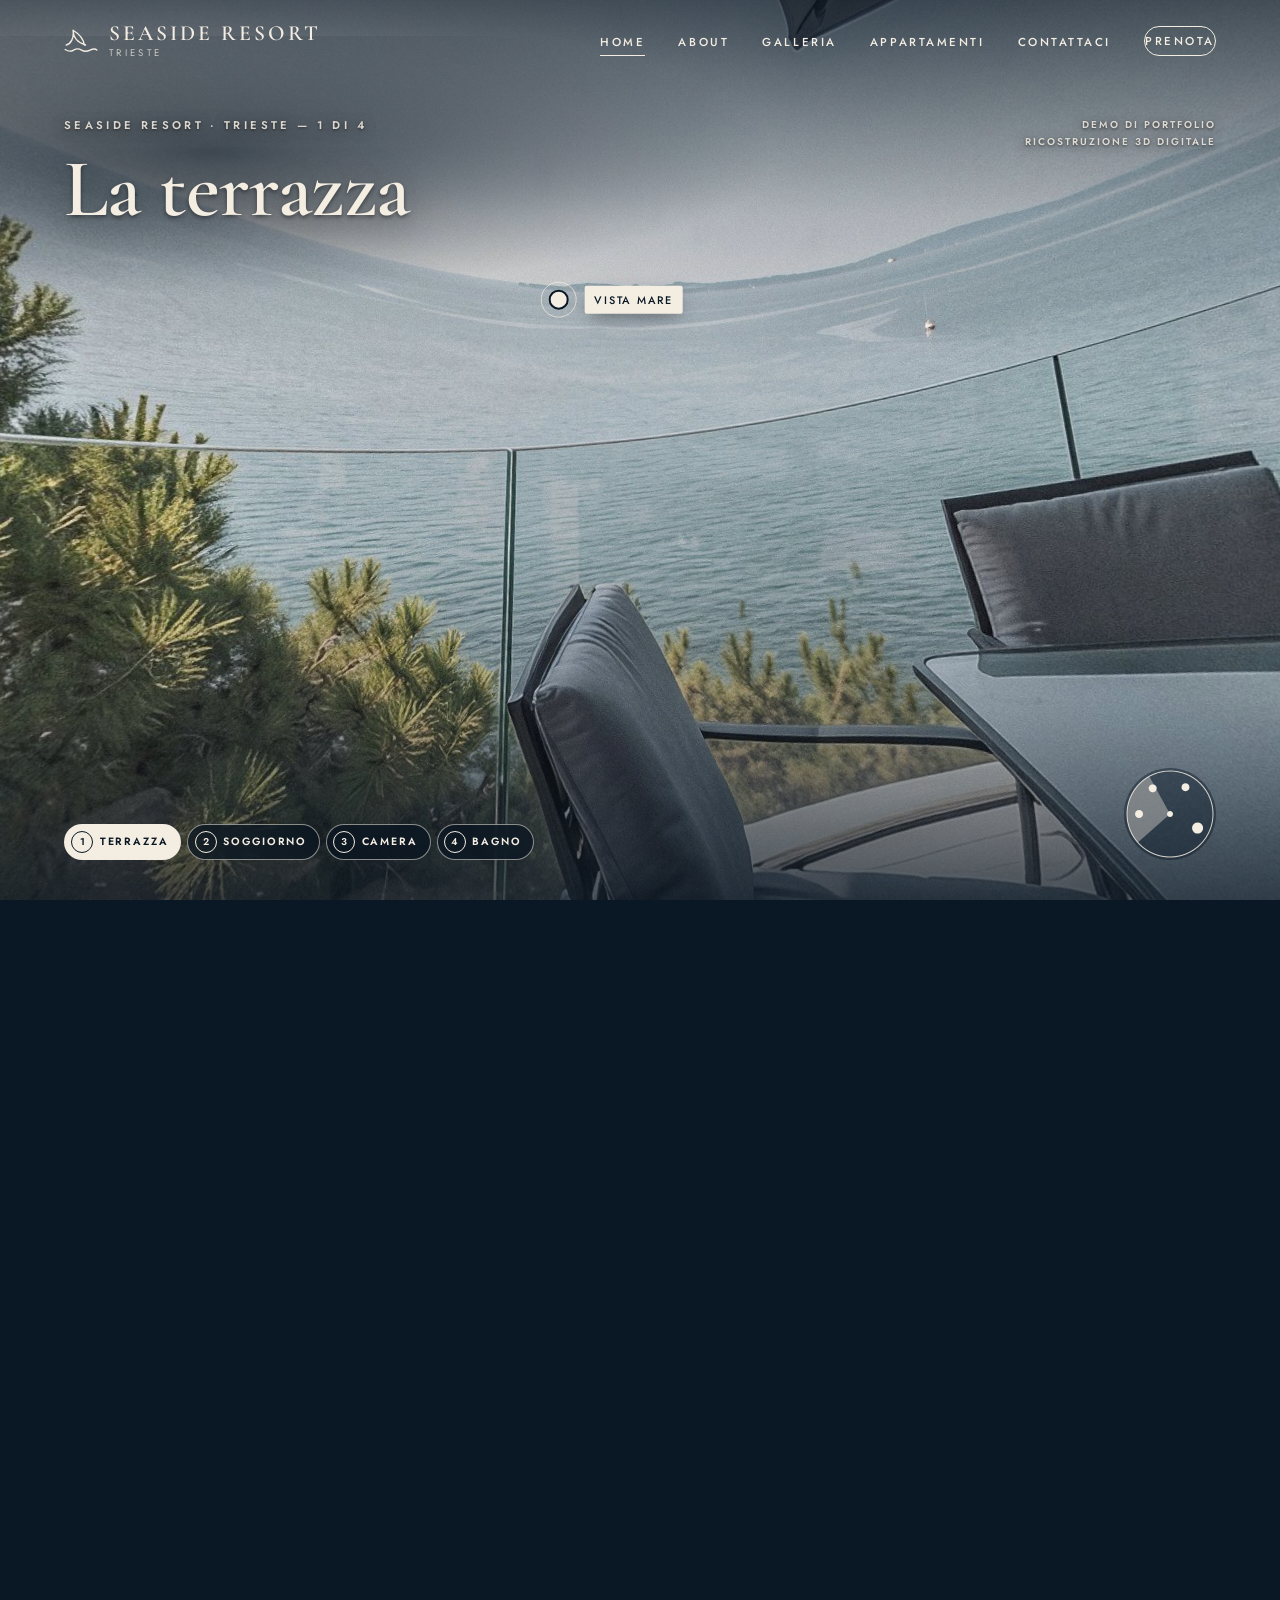
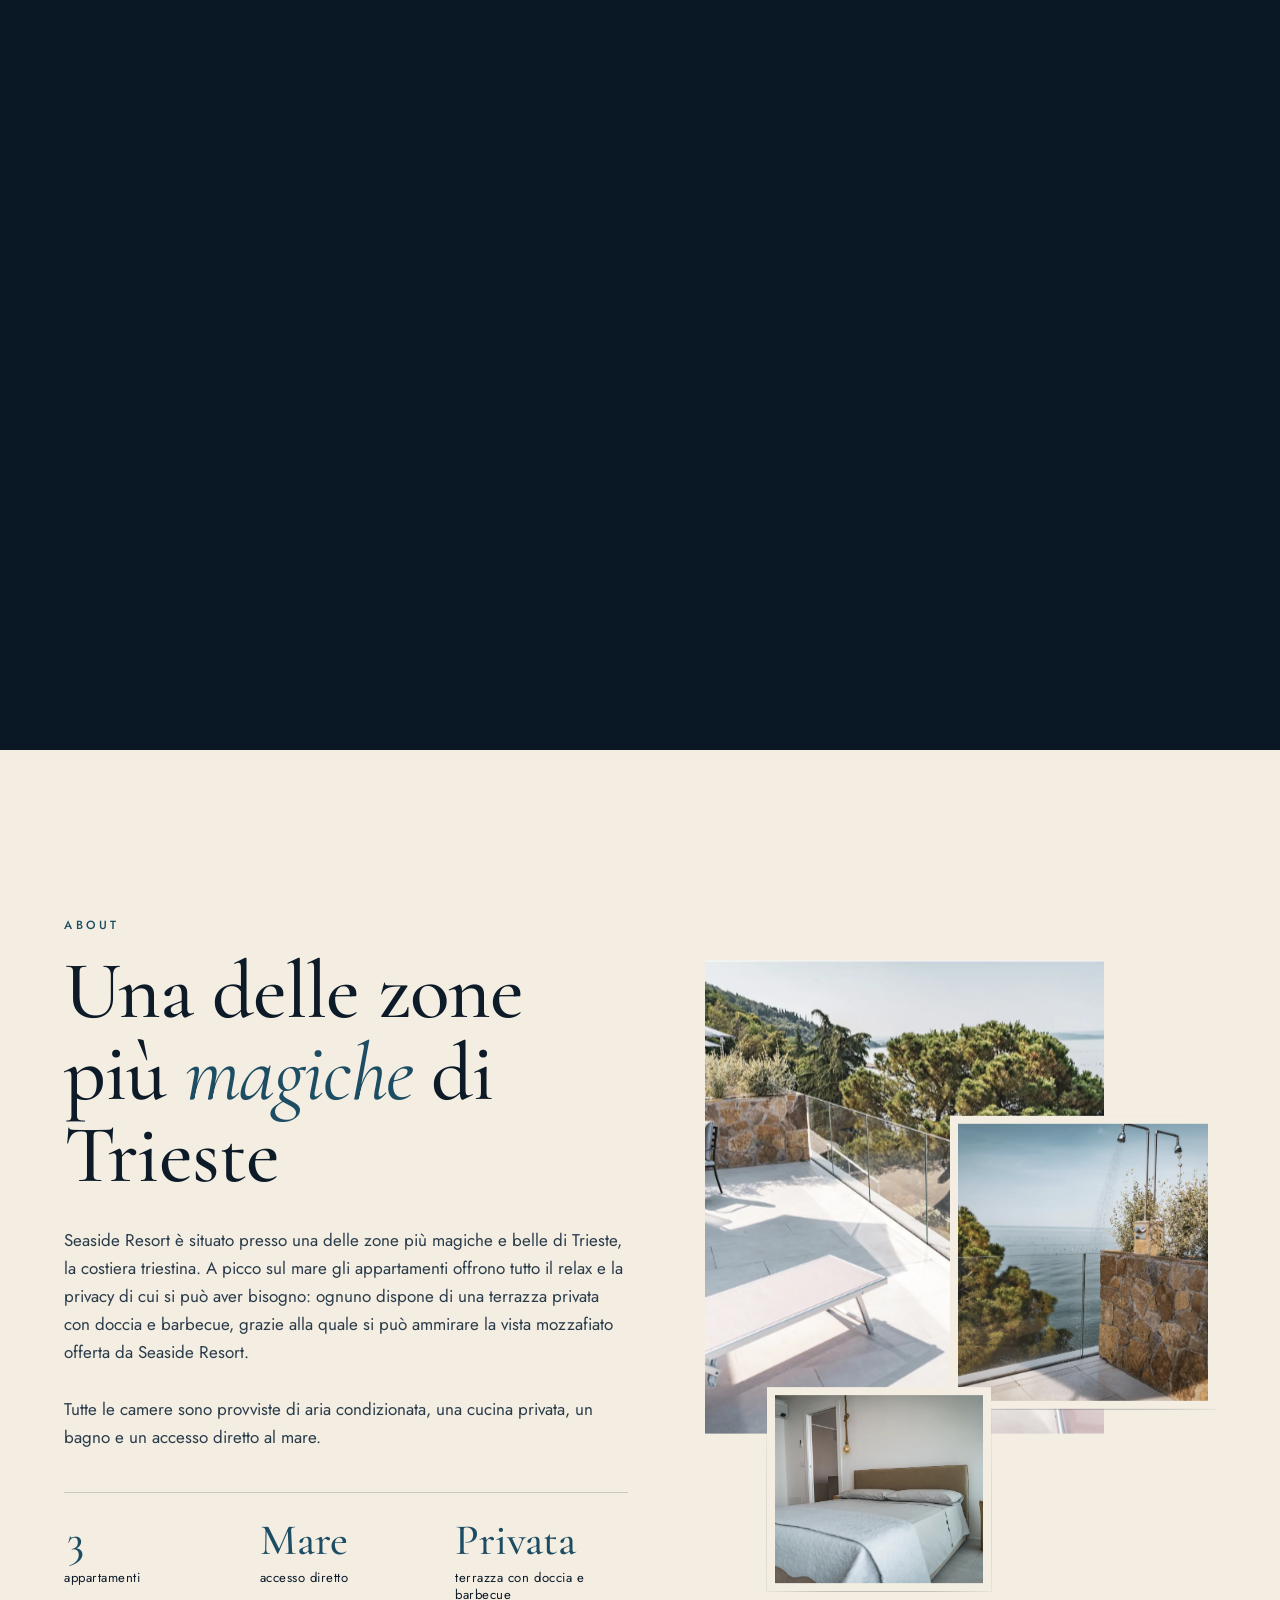
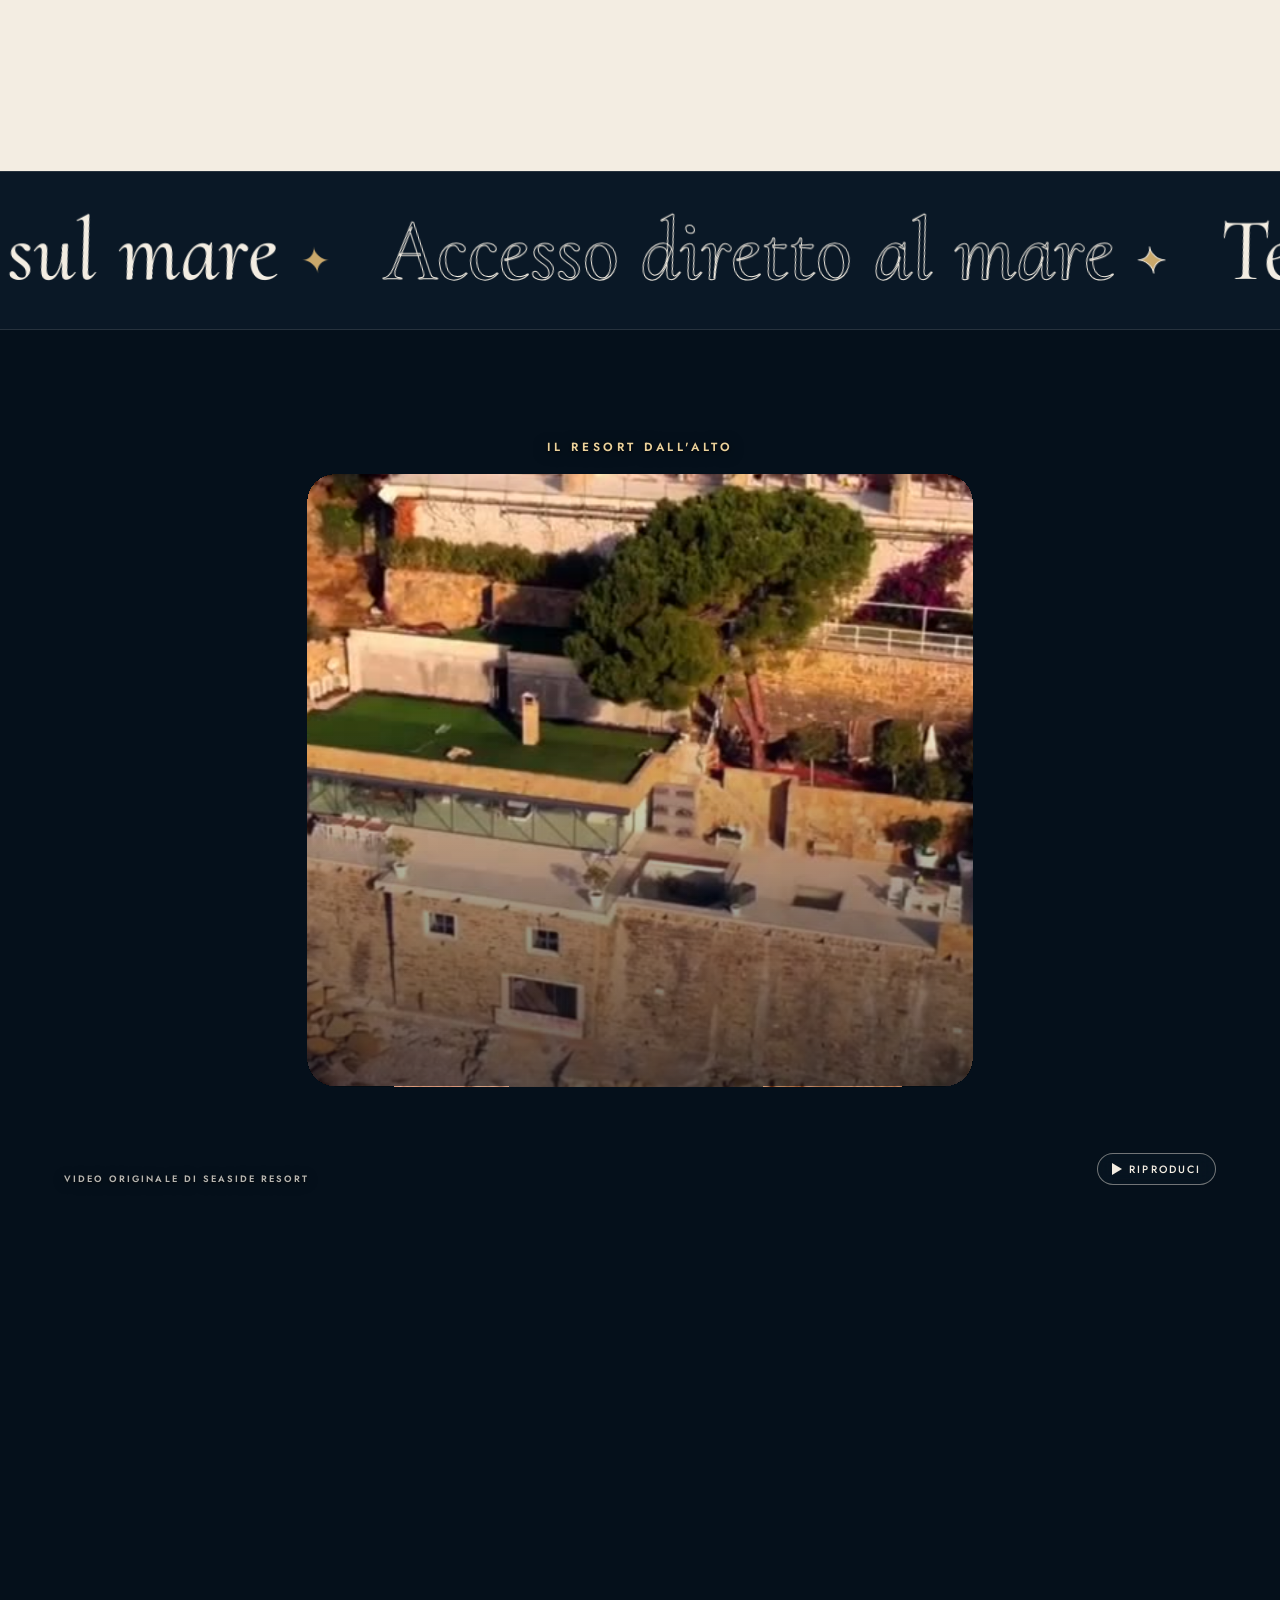
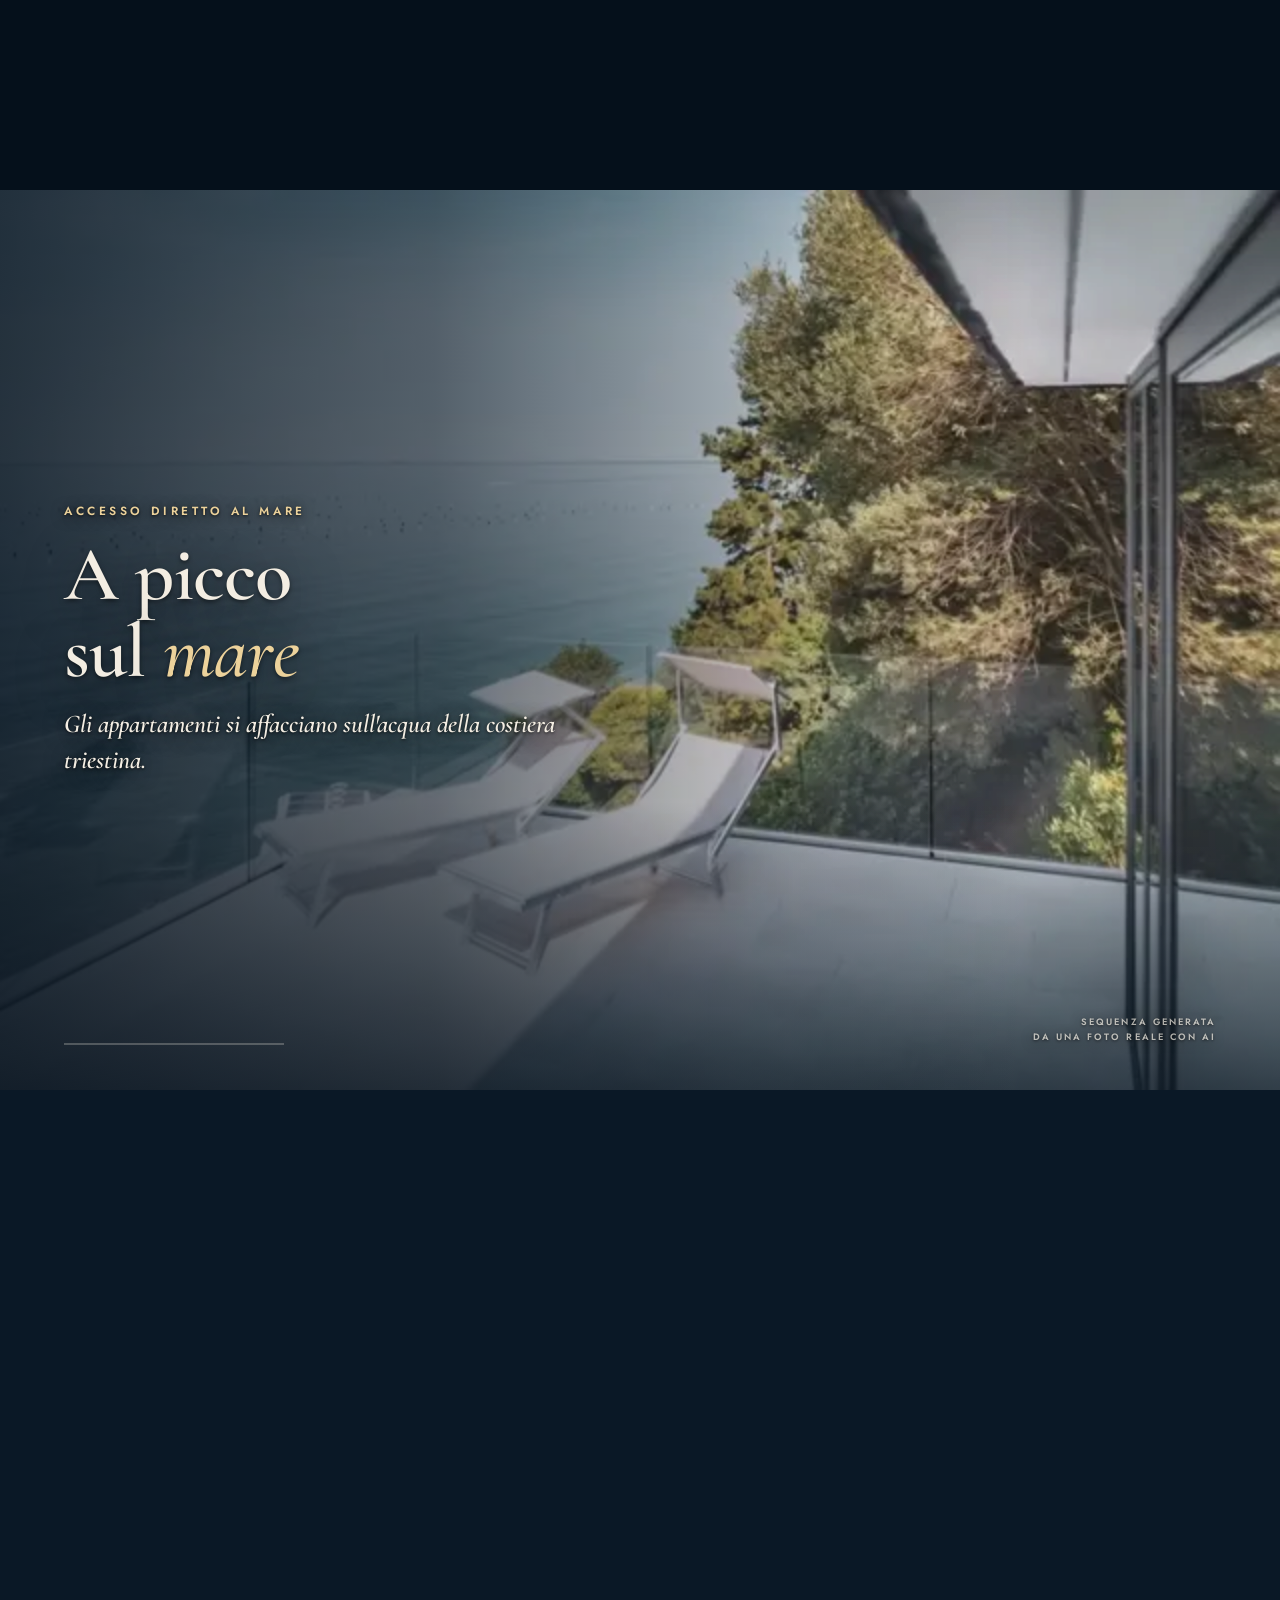
<file: index.html>
<!doctype html>
<html lang="it">
<head>
<meta charset="utf-8">
<meta name="robots" content="noindex, nofollow">
<meta name="viewport" content="width=device-width, initial-scale=1">
<title>Seaside Resort Trieste — tour 3D della costiera (demo)</title>
<meta name="description" content="Demo di portfolio: tre appartamenti a picco sul mare sulla costiera triestina, da visitare in un tour 3D a 360° mentre scorri.">
<meta property="og:title" content="Seaside Resort Trieste — tour 3D (demo)">
<meta property="og:description" content="Visita terrazza, soggiorno, camera e bagno in un tour 3D a 360°. Sito dimostrativo non ufficiale.">
<meta property="og:image" content="assets/img/03.webp">
<link rel="preconnect" href="https://fonts.googleapis.com">
<link rel="preconnect" href="https://fonts.gstatic.com" crossorigin>
<link href="https://fonts.googleapis.com/css2?family=Cormorant+Garamond:ital,wght@0,400;0,500;0,600;1,400;1,500&family=Jost:wght@400;500&display=swap" rel="stylesheet">
<link rel="stylesheet" href="css/style.css?v=14">
</head>
<body>
<svg width="0" height="0" style="position:absolute" aria-hidden="true"><symbol id="onda" viewBox="0 0 60 44"><path d="M4 30c8-2 14-12 12-26 10 6 18 14 20 26M16 4c0 12 8 22 22 26M2 38c6 4 10 4 15 1s9-3 14 0 9 3 15 0 9-3 12 0" fill="none" stroke="currentColor" stroke-width="2.4" stroke-linecap="round" stroke-linejoin="round"/></symbol></svg>

<div class="carico" id="carico" role="status"><div>
  <svg viewBox="0 0 60 44" aria-hidden="true"><path class="onda" d="M4 30c8-2 14-12 12-26 10 6 18 14 20 26M16 4c0 12 8 22 22 26M2 38c6 4 10 4 15 1s9-3 14 0 9 3 15 0 9-3 12 0"/></svg>
  <p>Seaside Resort</p>
  <div class="barra"><i id="caricoBarra"></i></div>
</div></div>

<header class="nav">
  <a class="marchio" href="index.html" aria-label="Seaside Resort Trieste, home">
    <svg viewBox="0 0 60 44" aria-hidden="true"><use href="#onda"/></svg>
    <span><b>Seaside Resort</b><small>Trieste</small></span>
  </a>
  <button class="burger" aria-label="Apri il menu" aria-expanded="false"><i></i></button>
  <ul class="menu">
    <li><a href="index.html" aria-current="page">Home</a></li>
    <li><a href="index.html#chi">About</a></li>
    <li><a href="index.html#galleria">Galleria</a></li>
    <li><a href="appartamenti.html">Appartamenti</a></li>
    <li><a href="index.html#contatti">Contattaci</a></li>
    <li><a class="btn" href="https://www.seasideresort.it/book-a-room" target="_blank" rel="noopener noreferrer">Prenota</a></li>
  </ul>
</header>

<main>
  <!-- TOUR 3D -->
  <div class="percorso" id="percorso">
    <div class="scena" id="scena">
      <canvas id="tela" role="img" aria-label="Tour a 360 gradi: terrazza sul mare, soggiorno, camera da letto e bagno di un appartamento del Seaside Resort"></canvas>
      <div class="velo"></div>
      <div class="errore"><div><h2 style="font-size:2rem">Il tour 3D non parte su questo browser</h2><p style="margin:1rem 0">Prova con Chrome, Edge o Safari aggiornati. Intanto guarda le foto degli appartamenti.</p><a class="btn" href="appartamenti.html">Vedi gli appartamenti</a></div></div>

      <div class="intro" id="intro">
        <small>Trieste · Costiera triestina</small>
        <h1>Seaside<br>Resort</h1>
        <p>A picco sul mare, un passo dall'acqua</p>
        <a class="btn" href="#percorso" data-vai-tour="0.10">Entra nel tour</a>
      </div>

      <h2 class="titolo" id="titolo"><small id="sottoStanza">Seaside Resort · Trieste</small><span id="nomeStanza">La terrazza</span></h2>
      <p class="demo-tag">Demo di portfolio<br>ricostruzione 3D digitale</p>
      <div id="spilli"></div>
      <p class="guida" id="guida">Scorri per il tour guidato<br>Trascina per guardarti intorno</p>
      <div class="capitoli" id="capitoli" role="group" aria-label="Capitoli del tour"></div>
      <canvas class="radar" id="radar" width="184" height="184" aria-label="Bussola: tocca per girarti in quella direzione"></canvas>
      <button class="giro" id="giro" type="button">Muovi il telefono per guardarti intorno</button>
      <button class="riprendi" id="riprendi" type="button">↺ Riprendi il tour</button>

      <div class="finale" id="finale">
        <h2>Ti aspettiamo<br>sulla <em style="color:var(--ottone)">costiera</em></h2>
        <p>Tre appartamenti, terrazza privata, doccia esterna e accesso diretto al mare.</p>
        <div class="riga">
          <a class="btn pieno" href="https://www.seasideresort.it/book-a-room" target="_blank" rel="noopener noreferrer">Prenota</a>
          <a class="btn" href="appartamenti.html">Scopri gli appartamenti</a>
        </div>
      </div>
    </div>
  </div>

  <!-- ABOUT -->
  <section class="blocco chi" id="chi">
    <div>
      <span class="eyebrow rev">About</span>
      <h2 class="split">Una delle zone più <em>magiche</em> di Trieste</h2>
      <p class="rev" data-d="2">Seaside Resort è situato presso una delle zone più magiche e belle di Trieste, la costiera triestina. A picco sul mare gli appartamenti offrono tutto il relax e la privacy di cui si può aver bisogno: ognuno dispone di una terrazza privata con doccia e barbecue, grazie alla quale si può ammirare la vista mozzafiato offerta da Seaside Resort.</p>
      <p class="rev" data-d="2">Tutte le camere sono provviste di aria condizionata, una cucina privata, un bagno e un accesso diretto al mare.</p>
      <div class="fatti rev" data-d="3">
        <div><strong data-count="3">3</strong><span>appartamenti</span></div>
        <div><strong>Mare</strong><span>accesso diretto</span></div>
        <div><strong>Privata</strong><span>terrazza con doccia e barbecue</span></div>
      </div>
    </div>
    <div class="mosaico rev" data-d="1" aria-hidden="false">
      <img class="m1" data-par="0.04" src="assets/img/13.webp" alt="Terrazza sul mare con lettini e ombrellone" loading="lazy">
      <img class="m2" data-par="-0.05" src="assets/img/08.webp" alt="Doccia esterna in pietra con vista sul mare" loading="lazy">
      <img class="m3" data-par="0.07" src="assets/img/19.webp" alt="Camera da letto luminosa" loading="lazy">
    </div>
  </section>

  <!-- FASCIA SCORREVOLE -->
  <div class="marq" aria-hidden="true"><div class="marq-track"><span>A picco sul mare</span><span>Accesso diretto al mare</span><span>Terrazza privata</span><span>Costiera triestina</span><span>A picco sul mare</span><span>Accesso diretto al mare</span><span>Terrazza privata</span><span>Costiera triestina</span></div></div>

  <!-- VIDEO ORIGINALE DEL RESORT -->
  <section class="drone" id="video" aria-label="Video del resort visto dall'alto">
    <div class="drone-sticky">
      <div class="drone-top"><span class="eyebrow">Il resort dall'alto</span></div>
      <div class="drone-frame"><video muted loop playsinline preload="metadata" poster="assets/video/drone-poster.jpg" aria-label="Riprese aeree della costiera triestina e degli appartamenti del Seaside Resort"><source src="assets/video/drone.mp4" type="video/mp4"></video></div>
      <div class="drone-text"><h2 class="split">La costiera <em>dal cielo</em></h2><p>Strada Costiera 206/1, Trieste. Gli appartamenti affacciati sull'acqua.</p></div>
      <p class="drone-tag">Video originale di Seaside Resort</p>
      <button class="drone-play" type="button" aria-pressed="true"><i></i><span>Pausa</span></button>
    </div>
  </section>

  <!-- IL MARE (sequenza legata allo scroll) -->
  <section class="mare" id="mare" aria-label="La terrazza sul mare">
    <div class="mare-sticky">
      <canvas id="mareCanvas" role="img" aria-label="Carrellata lenta sulla terrazza con i lettini, i pini e il mare"></canvas>
      <div class="mare-steps">
        <article class="mare-step" data-from="0" data-to="0.2"><span class="eyebrow" style="color:var(--ottone)">Accesso diretto al mare</span><h2>A picco<br>sul <em>mare</em></h2><p>Gli appartamenti si affacciano sull'acqua della costiera triestina.</p></article>
        <article class="mare-step" data-from="0.2" data-to="0.4"><span class="eyebrow" style="color:var(--ottone)">Terrazza privata</span><h2>Relax e<br><em>privacy</em></h2><p>Ogni appartamento ha la sua terrazza, tutta per voi.</p></article>
        <article class="mare-step" data-from="0.4" data-to="0.6"><span class="eyebrow" style="color:var(--ottone)">Lettini e sdraio</span><h2>Il vostro<br>angolo di <em>sole</em></h2><p>Un posto in prima fila davanti all'orizzonte.</p></article>
        <article class="mare-step" data-from="0.6" data-to="0.8"><span class="eyebrow" style="color:var(--ottone)">Doccia esterna e barbecue</span><h2>Tutto a<br>portata di <em>terrazza</em></h2><p>Senza dover andare da nessuna parte.</p></article>
        <article class="mare-step" data-from="0.8" data-to="1.01"><span class="eyebrow" style="color:var(--ottone)">Una fuga dalla realtà</span><h2>Solo<br>il <em>mare</em></h2><p>Una vista mozzafiato, silenzio e pace.</p></article>
      </div>
      <div class="mare-bar" aria-hidden="true"><i></i></div>
      <p class="mare-tag">Sequenza generata<br>da una foto reale con AI</p>
    </div>
  </section>

  <!-- APPARTAMENTI -->
  <section class="blocco app on-dark" id="appartamenti">
    <header class="sez">
      <div><span class="eyebrow rev">Appartamenti</span><h2 class="split">Curati in ogni <em>dettaglio</em></h2></div>
      <a class="btn rev" data-d="2" href="appartamenti.html">Vedi tutti</a>
    </header>
    <div class="tre">
      <a class="card rev" href="appartamenti.html#appartamento1"><img src="assets/img/37.webp" alt="Appartamento 1: terrazza con pino e mare" loading="lazy"><span class="freccia">→</span><div><small>01</small><h3>Appartamento 1</h3><p>Terrazza privata, vista mare, cucina privata e accesso al mare.</p></div></a>
      <a class="card rev" data-d="1" href="appartamenti.html#appartamento2"><img src="assets/img/43.webp" alt="Appartamento 2: soggiorno con vetrata sulla terrazza" loading="lazy"><span class="freccia">→</span><div><small>02</small><h3>Appartamento 2</h3><p>Terrazza privata, vista mare, cucina privata e accesso al mare.</p></div></a>
      <a class="card rev" data-d="2" href="appartamenti.html#appartamento3"><img src="assets/img/51.webp" alt="Appartamento 3: terrazza con lettini sul mare" loading="lazy"><span class="freccia">→</span><div><small>03</small><h3>Appartamento 3</h3><p>Terrazza privata, vista mare, cucina privata e accesso al mare.</p></div></a>
    </div>
  </section>

  <!-- DOTAZIONI -->
  <section class="dotaz on-dark" id="dotazioni">
    <div class="dotaz-wrap">
      <div class="dotaz-list-box">
        <span class="eyebrow">Tutto incluso</span>
        <h2 class="split">In ogni appartamento, <em>proprio tutto</em></h2>
        <ul class="dotaz-list" aria-label="Dotazioni degli appartamenti">
          <li data-img="assets/img/04.webp" tabindex="0"><span class="n">01</span><b>Aria condizionata</b></li>
          <li data-img="assets/img/02.webp" tabindex="0"><span class="n">02</span><b>Vista mare</b></li>
          <li data-img="assets/img/32.webp" tabindex="0"><span class="n">03</span><b>Accesso al mare</b></li>
          <li data-img="assets/img/46.webp" tabindex="0"><span class="n">04</span><b>Wi-Fi</b></li>
          <li data-img="assets/img/33.webp" tabindex="0"><span class="n">05</span><b>Cucina privata</b></li>
          <li data-img="assets/img/24.webp" tabindex="0"><span class="n">06</span><b>TV satellitare</b></li>
          <li data-img="assets/img/19.webp" tabindex="0"><span class="n">07</span><b>1 camera da letto</b></li>
          <li data-img="assets/img/35.webp" tabindex="0"><span class="n">08</span><b>Doccia esterna</b></li>
          <li data-img="assets/img/03.webp" tabindex="0"><span class="n">09</span><b>Terrazza</b></li>
          <li data-img="assets/img/51.webp" tabindex="0"><span class="n">10</span><b>Lettini e sdraio</b></li>
        </ul>
      </div>
      <div class="dotaz-view" aria-hidden="true">
        <div class="dotaz-imgs"><img src="assets/img/04.webp" alt="" loading="lazy"><img src="assets/img/02.webp" alt="" loading="lazy"><img src="assets/img/32.webp" alt="" loading="lazy"><img src="assets/img/46.webp" alt="" loading="lazy"><img src="assets/img/33.webp" alt="" loading="lazy"><img src="assets/img/24.webp" alt="" loading="lazy"><img src="assets/img/19.webp" alt="" loading="lazy"><img src="assets/img/35.webp" alt="" loading="lazy"><img src="assets/img/03.webp" alt="" loading="lazy"><img src="assets/img/51.webp" alt="" loading="lazy"></div>
        <p class="dotaz-label"></p>
      </div>
    </div>
  </section>

  <!-- GALLERIA (scroll orizzontale guidato dal verticale) -->
  <section class="galleria gal-h" id="galleria" aria-label="Galleria fotografica">
    <div class="gal-sticky">
      <div class="gal-track" id="galTrack">
        <div class="gal-intro"><span class="eyebrow">Galleria</span><h2 class="split">Il mare<br><em>dalla terrazza</em></h2><p>Scorri: la galleria si muove con te. Tocca una foto per ingrandirla.</p></div>
        <figure class="gf t1"><button type="button" data-full="assets/img/01.webp" data-alt="Terrazza e soggiorno"><img src="assets/img/01.webp" alt="Terrazza e soggiorno"></button><figcaption><span>01</span>Terrazza e soggiorno</figcaption></figure>
        <figure class="gf t2"><button type="button" data-full="assets/img/02.webp" data-alt="Lettini con vista sul mare"><img src="assets/img/02.webp" alt="Lettini con vista sul mare"></button><figcaption><span>02</span>Lettini con vista sul mare</figcaption></figure>
        <figure class="gf t3"><button type="button" data-full="assets/img/03.webp" data-alt="Tavolo e sedie in terrazza"><img src="assets/img/03.webp" alt="Tavolo e sedie in terrazza"></button><figcaption><span>03</span>Tavolo e sedie in terrazza</figcaption></figure>
        <figure class="gf t2"><button type="button" data-full="assets/img/04.webp" data-alt="Soggiorno con cucina"><img src="assets/img/04.webp" alt="Soggiorno con cucina"></button><figcaption><span>04</span>Soggiorno con cucina</figcaption></figure>
        <figure class="gf t1"><button type="button" data-full="assets/img/09.webp" data-alt="Facciata con camera e terrazza"><img src="assets/img/09.webp" alt="Facciata con camera e terrazza"></button><figcaption><span>05</span>Facciata con camera e terrazza</figcaption></figure>
        <figure class="gf t3"><button type="button" data-full="assets/img/13.webp" data-alt="Terrazza vista dall'alto"><img src="assets/img/13.webp" alt="Terrazza vista dall'alto"></button><figcaption><span>06</span>Terrazza vista dall'alto</figcaption></figure>
        <figure class="gf t1"><button type="button" data-full="assets/img/19.webp" data-alt="Camera da letto"><img src="assets/img/19.webp" alt="Camera da letto"></button><figcaption><span>07</span>Camera da letto</figcaption></figure>
        <figure class="gf t2"><button type="button" data-full="assets/img/24.webp" data-alt="Soggiorno con vetrata sul mare"><img src="assets/img/24.webp" alt="Soggiorno con vetrata sul mare"></button><figcaption><span>08</span>Soggiorno con vetrata sul mare</figcaption></figure>
        <figure class="gf t3"><button type="button" data-full="assets/img/25.webp" data-alt="Camera con vetrata"><img src="assets/img/25.webp" alt="Camera con vetrata"></button><figcaption><span>09</span>Camera con vetrata</figcaption></figure>
        <figure class="gf t2"><button type="button" data-full="assets/img/22.webp" data-alt="Terrazza con ombrellone"><img src="assets/img/22.webp" alt="Terrazza con ombrellone"></button><figcaption><span>10</span>Terrazza con ombrellone</figcaption></figure>
        <figure class="gf t1"><button type="button" data-full="assets/img/30.webp" data-alt="Bagno in marmo"><img src="assets/img/30.webp" alt="Bagno in marmo"></button><figcaption><span>11</span>Bagno in marmo</figcaption></figure>
        <figure class="gf t3"><button type="button" data-full="assets/img/32.webp" data-alt="La spiaggia sotto la terrazza"><img src="assets/img/32.webp" alt="La spiaggia sotto la terrazza"></button><figcaption><span>12</span>La spiaggia sotto la terrazza</figcaption></figure>
        <figure class="gf t1"><button type="button" data-full="assets/img/37.webp" data-alt="Pino marittimo sul mare"><img src="assets/img/37.webp" alt="Pino marittimo sul mare"></button><figcaption><span>13</span>Pino marittimo sul mare</figcaption></figure>
        <figure class="gf t2"><button type="button" data-full="assets/img/16.webp" data-alt="Soggiorno luminoso"><img src="assets/img/16.webp" alt="Soggiorno luminoso"></button><figcaption><span>14</span>Soggiorno luminoso</figcaption></figure>
        <div class="gal-end"><p>Altre foto, altri dettagli:</p><a class="btn scuro" href="appartamenti.html">Vedi gli appartamenti</a></div>
      </div>
      <div class="gal-ui"><span class="gal-count"><b id="galN">01</b> / 14</span><div class="gal-bar"><i id="galBar"></i></div></div>
    </div>
  </section>

  <!-- RECENSIONE (le parole si accendono con lo scroll) -->
  <section class="recensione-s on-dark" id="recensione" aria-label="Recensione degli ospiti">
    <div class="rec-sticky">
      <img class="rec-bg" src="assets/img/21.webp" alt="" loading="lazy">
      <div class="rec-veil"></div>
      <div class="rec-inner">
        <span class="eyebrow">Guest review</span>
        <span class="rec-mark" aria-hidden="true">“</span>
        <blockquote id="recQuote"><span class="qw">Luogo</span> <span class="qw">magico,</span> <span class="qw">silenzioso</span> <span class="qw">e</span> <span class="qw">pacifico</span> <span class="qw">per</span> <span class="qw">una</span> <span class="qw">fuga</span> <span class="qw">momentanea</span> <span class="qw">dalla</span> <span class="qw">realtà</span> </blockquote>
        <cite>Un ospite</cite>
      </div>
      <div class="rec-bar" aria-hidden="true"><i></i></div>
    </div>
  </section>

  <!-- MAPPA -->
  <section class="mappa" id="mappa" aria-label="Dove si trova il Seaside Resort">
    <svg class="mappa-svg" viewBox="0 0 1440 640" preserveAspectRatio="xMidYMid slice" aria-hidden="true">
      <defs><linearGradient id="mareG" x1="0" y1="0" x2="1" y2="1"><stop offset="0" stop-color="#cfe0ea"/><stop offset="1" stop-color="#9fc2d3"/></linearGradient></defs>
      <rect width="1440" height="640" fill="#e9f0f3"/>
      <path class="terra" d="M0 0H1440V250C1280 230 1180 300 1040 290S820 235 690 300 470 410 330 380 120 330 0 380Z" fill="#efe7d8"/>
      <path class="costa" d="M0 380C120 330 220 400 330 380S560 300 690 300 920 280 1040 290 1280 230 1440 250" fill="none" stroke="#1d4d63" stroke-width="3" stroke-linecap="round"/>
      <g class="isoipse" fill="none" stroke="#1d4d63" stroke-opacity=".28" stroke-width="1.4">
        <path d="M0 410C120 360 230 430 330 412S560 332 690 332 920 312 1040 322 1280 262 1440 282"/>
        <path d="M0 444C120 394 240 462 330 446S560 366 690 366 920 346 1040 356 1280 296 1440 316"/>
        <path d="M0 480C120 430 250 496 330 482S560 402 690 402 920 382 1040 392 1280 332 1440 352"/>
        <path d="M0 518C120 468 260 530 330 518S560 438 690 438 920 418 1040 428 1280 368 1440 388"/>
        <path d="M0 560C120 510 270 566 330 556S560 476 690 476 920 456 1040 466 1280 406 1440 426"/>
      </g>
      <g class="strade" fill="none" stroke="#c9a86b" stroke-width="2.4" stroke-linecap="round" stroke-dasharray="1 0">
        <path id="rotta" d="M-20 150C180 130 300 210 470 230S760 180 900 232 1060 292 1090 290"/>
      </g>
      <g class="pin" transform="translate(1090 290)"><circle class="p-onda" r="14" fill="none" stroke="#1d4d63"/><circle class="p-onda b" r="14" fill="none" stroke="#1d4d63"/><circle r="9" fill="#1d4d63"/><circle r="3.5" fill="#f3ede2"/></g>
      <text x="1010" y="262" class="mappa-t" fill="#1d4d63">Strada Costiera 206/1</text>
      <text x="60" y="130" class="mappa-t" fill="#1d4d63" fill-opacity=".6">TRIESTE</text>
    </svg>
    <div class="mappa-card">
      <span class="eyebrow">Dove siamo</span>
      <h2 class="split">Sulla <em>costiera</em> triestina</h2>
      <p>Strada Costiera 206/1, 34151 Trieste</p>
      <a class="btn scuro" href="https://www.google.com/maps/search/?api=1&amp;query=Strada+Costiera+206%2F1+34151+Trieste" target="_blank" rel="noopener noreferrer">Apri in Maps</a>
    </div>
    <div class="bussola" aria-hidden="true"><svg viewBox="0 0 100 100"><circle cx="50" cy="50" r="46" fill="none" stroke="#1d4d63" stroke-opacity=".4"/><path id="ago" d="M50 8L58 50L50 92L42 50Z" fill="#1d4d63"/><path d="M50 8L58 50H42Z" fill="#c9a86b"/><text x="50" y="22" text-anchor="middle" font-size="9" fill="#f3ede2">N</text></svg></div>
  </section>

  <!-- CONTATTI -->
  <section class="blocco contatti" id="contatti">
    <div class="onde" aria-hidden="true"><svg viewBox="0 0 2880 120" preserveAspectRatio="none"><path d="M0 70C240 10 480 130 720 70S1200 10 1440 70 1920 130 2160 70 2640 10 2880 70V120H0Z"/></svg><svg class="b" viewBox="0 0 2880 120" preserveAspectRatio="none"><path d="M0 80C240 130 480 30 720 80S1200 130 1440 80 1920 30 2160 80 2640 130 2880 80V120H0Z"/></svg></div>
    <div class="anelli" aria-hidden="true"><i></i><i></i><i></i><b></b></div>
    <div>
      <span class="eyebrow rev">Contattaci</span>
      <h2 class="split">Scrivici, <em>rispondiamo noi</em></h2>
      <dl class="rev" data-d="1">
        <div><dt>Telefono</dt><dd><a href="tel:+393313804511">+39 331 380 4511</a></dd></div>
        <div><dt>Email</dt><dd><a href="mailto:seasideresort.ts@gmail.com">seasideresort.ts@gmail.com</a></dd></div>
        <div><dt>Dove siamo</dt><dd>Strada Costiera 206/1<br>34151 Trieste</dd></div>
      </dl>
      <div class="social rev" data-d="3">
        <a href="https://www.facebook.com/seasideresort.ts" target="_blank" rel="noopener noreferrer" aria-label="Facebook">Fb</a>
        <a href="https://www.instagram.com/seasideresort.ts/" target="_blank" rel="noopener noreferrer" aria-label="Instagram">Ig</a>
        <a href="http://www.tripadvisor.com/" target="_blank" rel="noopener noreferrer" aria-label="Tripadvisor">Ta</a>
      </div>
    </div>
    <form id="formContatti" class="rev" data-d="1">
      <label>Nome<input name="nome" autocomplete="name" required></label>
      <label>Email<input name="email" type="email" autocomplete="email" required></label>
      <label class="pieno">Oggetto del messaggio<input name="oggetto"></label>
      <label>Prefisso<select name="prefisso" autocomplete="tel-country-code"><option>+39</option><option>+43</option><option>+49</option><option>+386</option><option>+385</option><option>+33</option><option>+44</option><option>+1</option></select></label>
      <label>Numero di telefono<input name="tel" type="tel" autocomplete="tel-national"></label>
      <label class="pieno">Messaggio<textarea name="msg" required></textarea></label>
      <label class="consenso pieno"><input type="checkbox" required> Accetto i termini e le condizioni</label>
      <button class="btn scuro" type="submit">Invia</button>
      <p class="esito" id="esito" role="status"></p>
    </form>
  </section>
</main>

<footer>
  <div class="mega" id="mega" aria-hidden="true"><span>Seaside</span><span>Resort</span></div>
  <div class="riga">
    <div><strong style="font-family:var(--f-display);font-size:1.4rem;letter-spacing:.12em;text-transform:uppercase;color:var(--sabbia)">Seaside Resort</strong><br>Strada Costiera 206/1, 34151 Trieste<br>seasideresort.ts@gmail.com · +39 331 380 4511</div>
    <div>CIN SUB2 IT032006C2EY7D3P3F<br>CIN SUB3 IT032006C238S8R5QF</div>
  </div>
  <p class="nota">Sito dimostrativo realizzato per portfolio a partire dai contenuti pubblici di seasideresort.it; non è il sito ufficiale. Le fotografie degli appartamenti appartengono al Seaside Resort. I panorami a 360° del tour e la sequenza "Il mare" sono ricostruzioni digitali generate con intelligenza artificiale a partire da quelle fotografie e non sono riprese reali. Il video "La costiera dal cielo" è il filmato originale pubblicato da Seaside Resort sul proprio sito.</p>
</footer>

<div class="lb" id="lb" role="dialog" aria-label="Foto ingrandita"><button class="x" aria-label="Chiudi">×</button><button class="p" aria-label="Precedente">‹</button><img alt=""><button class="n" aria-label="Successiva">›</button></div>

<script src="js/tour.js?v=4"></script>
<script src="js/mare.js?v=4"></script>
<script src="js/common.js?v=3"></script>
<script src="js/motion.js?v=5"></script>
<script src="js/sezioni.js?v=1"></script>
</body>
</html>
</file>
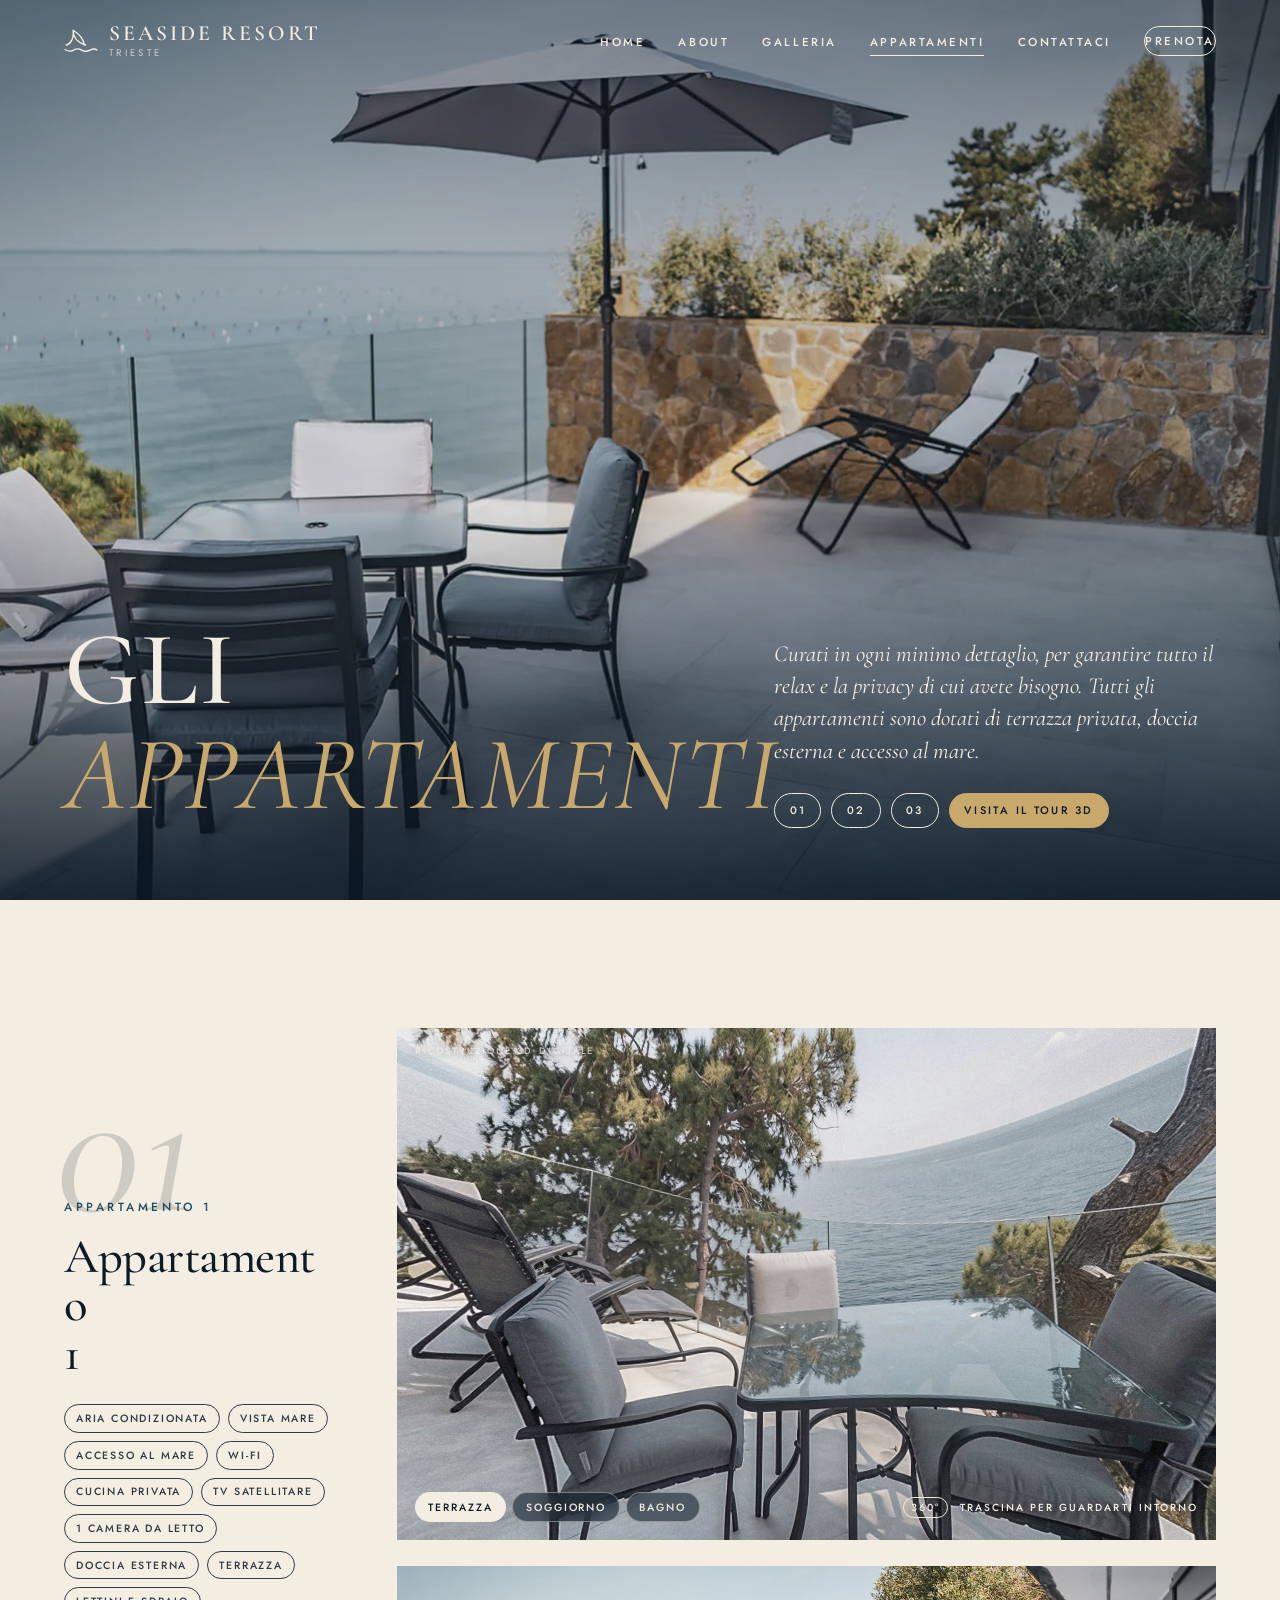
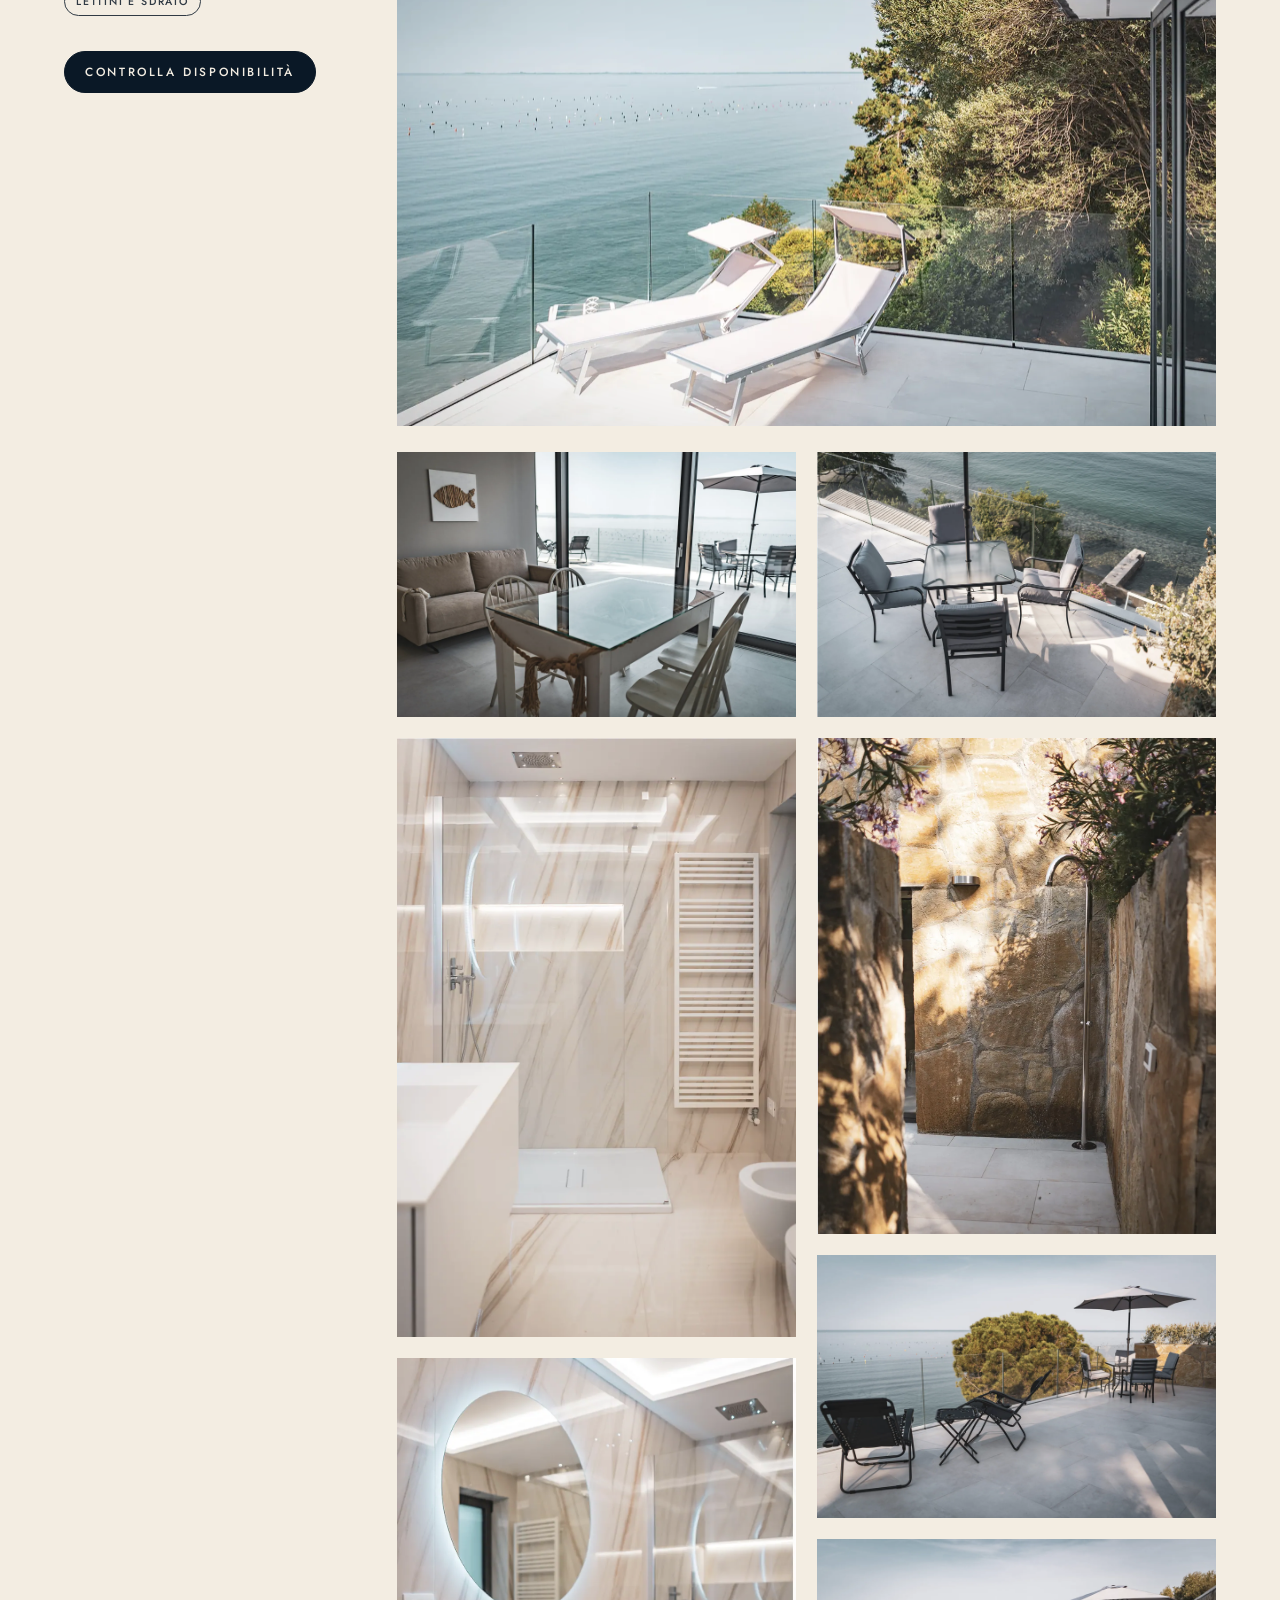
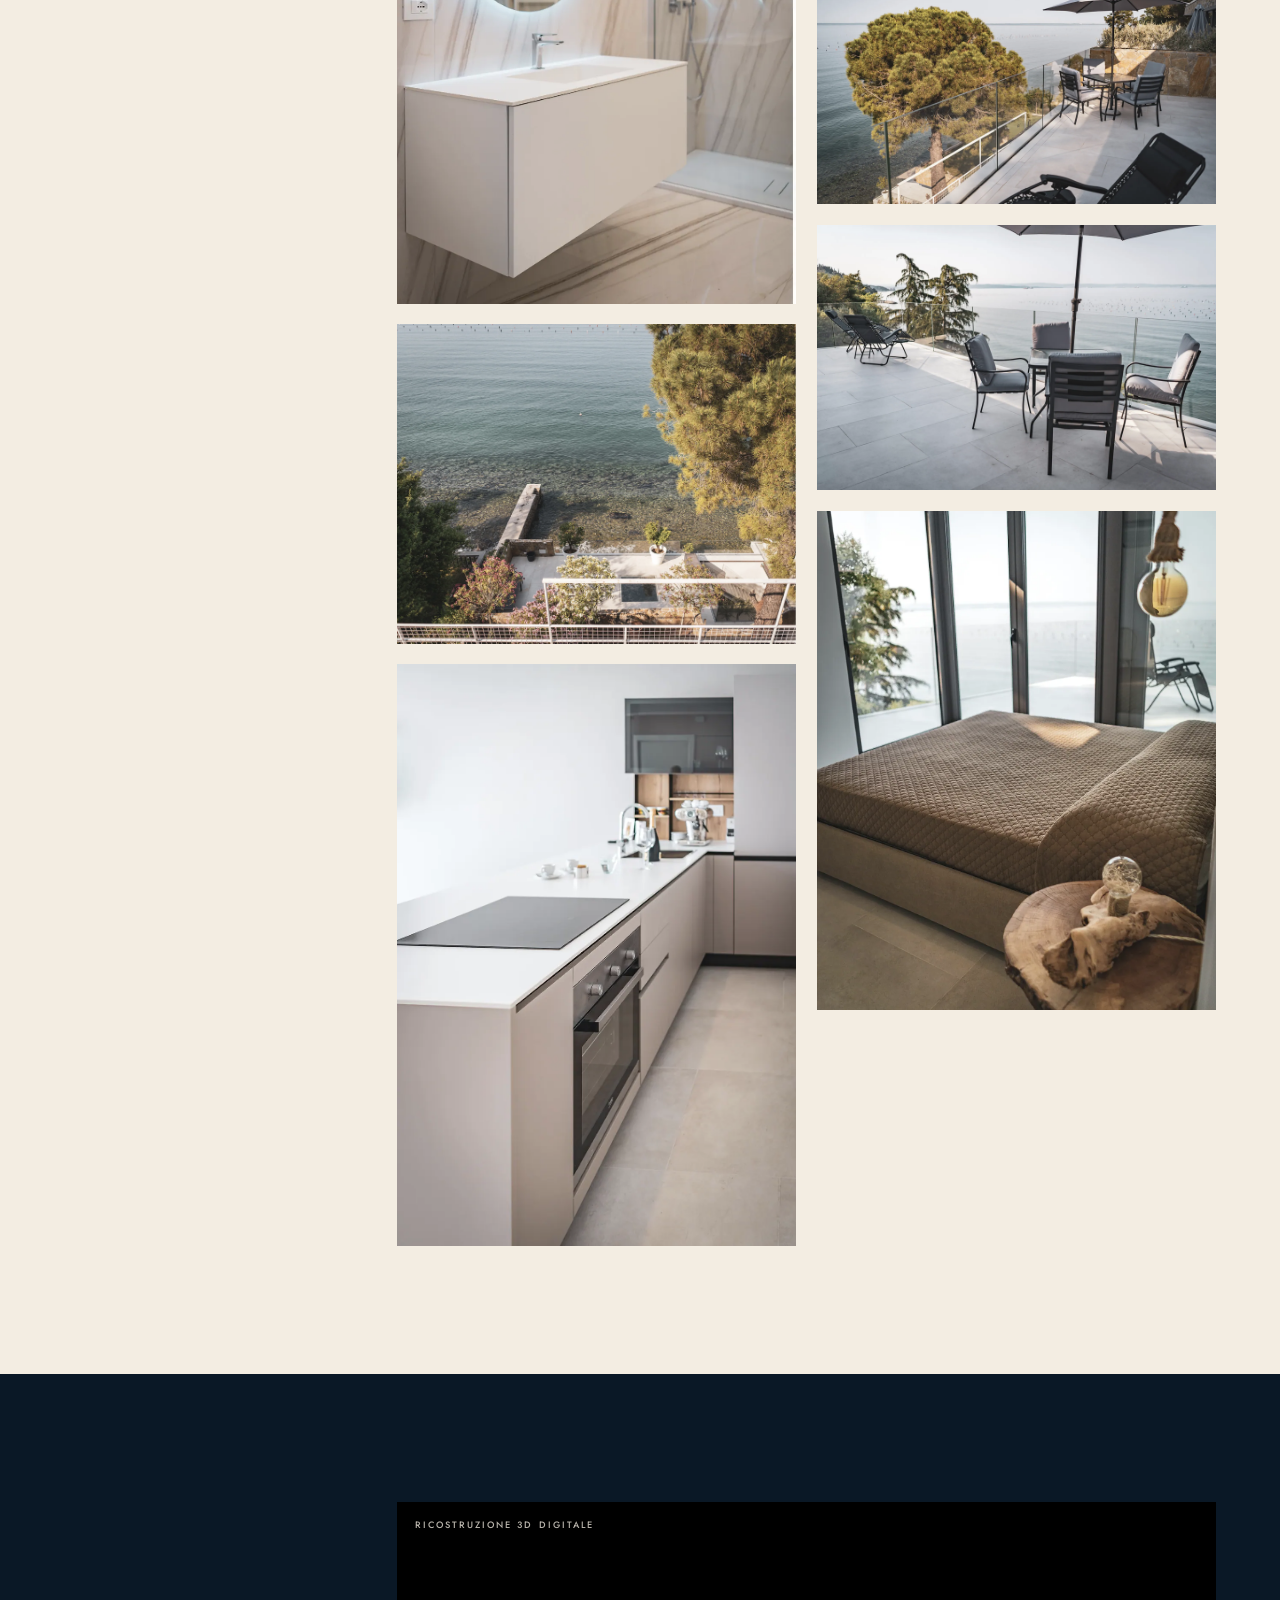
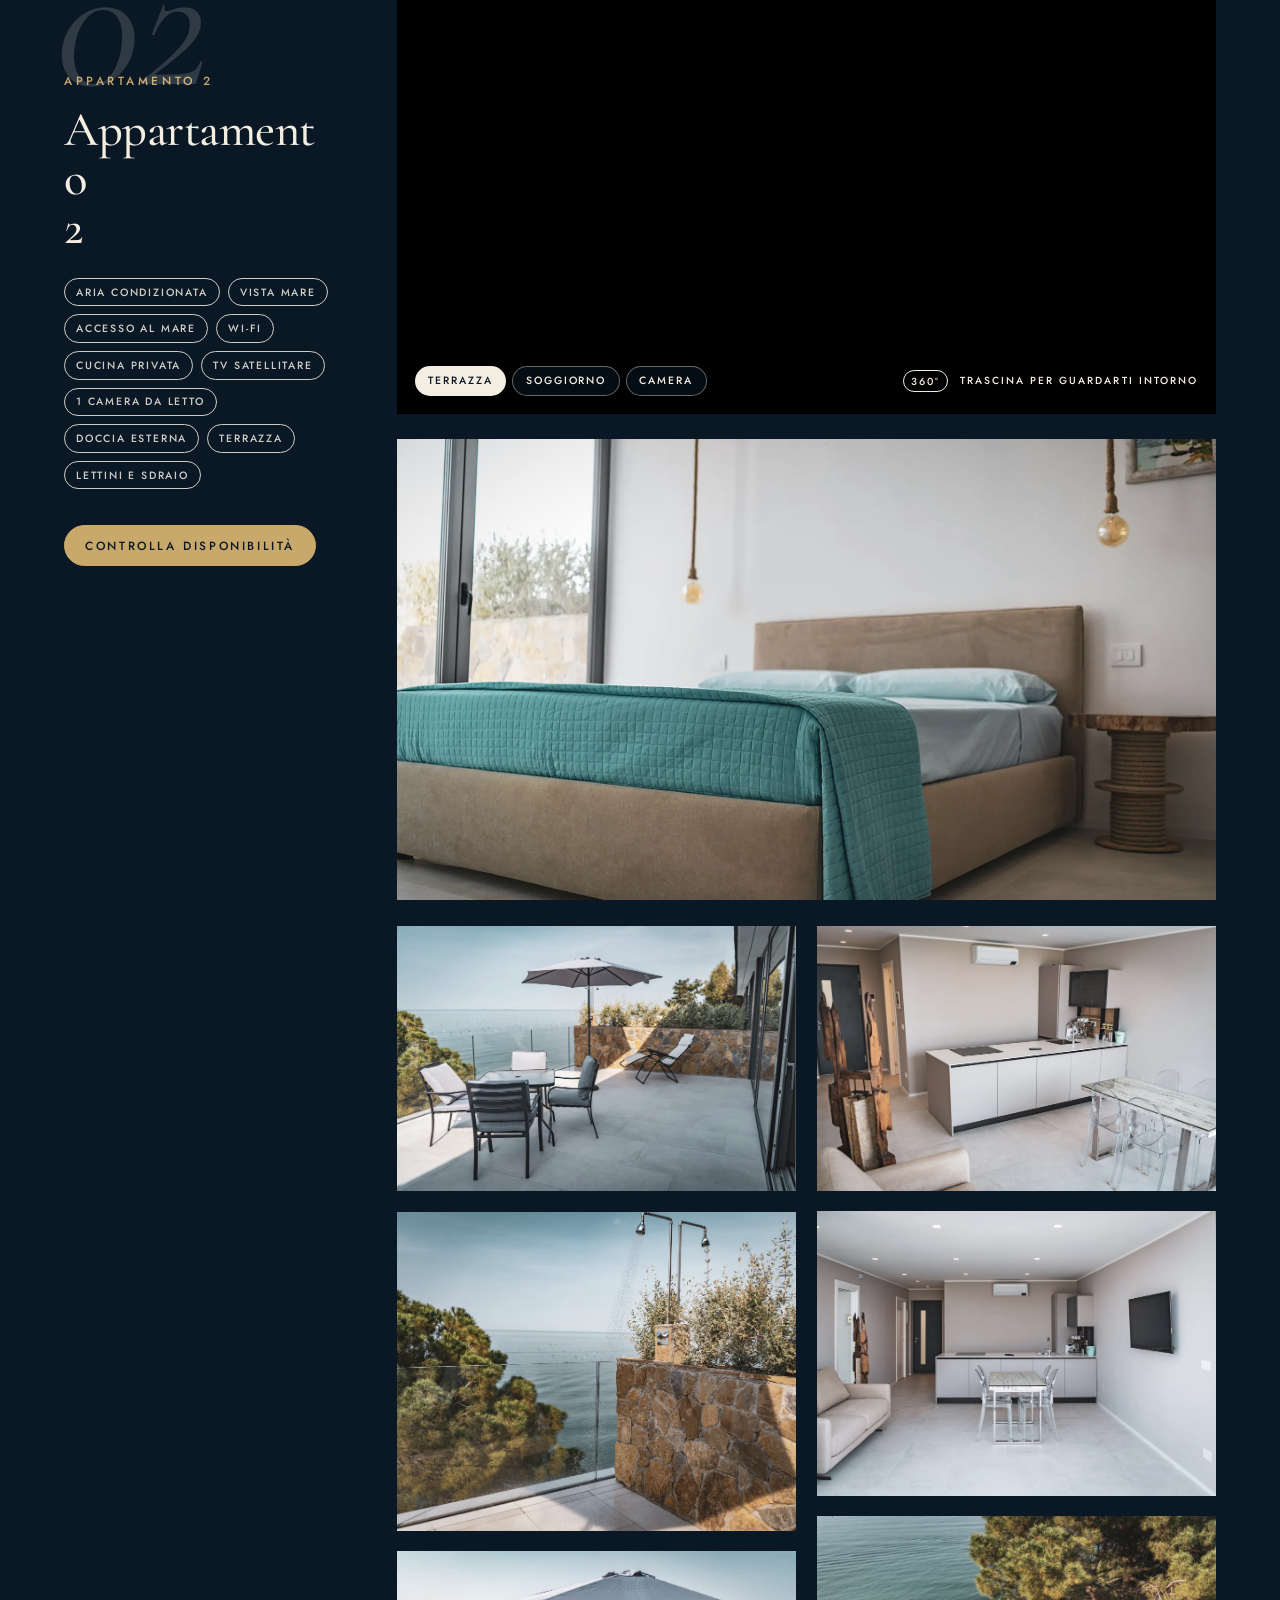
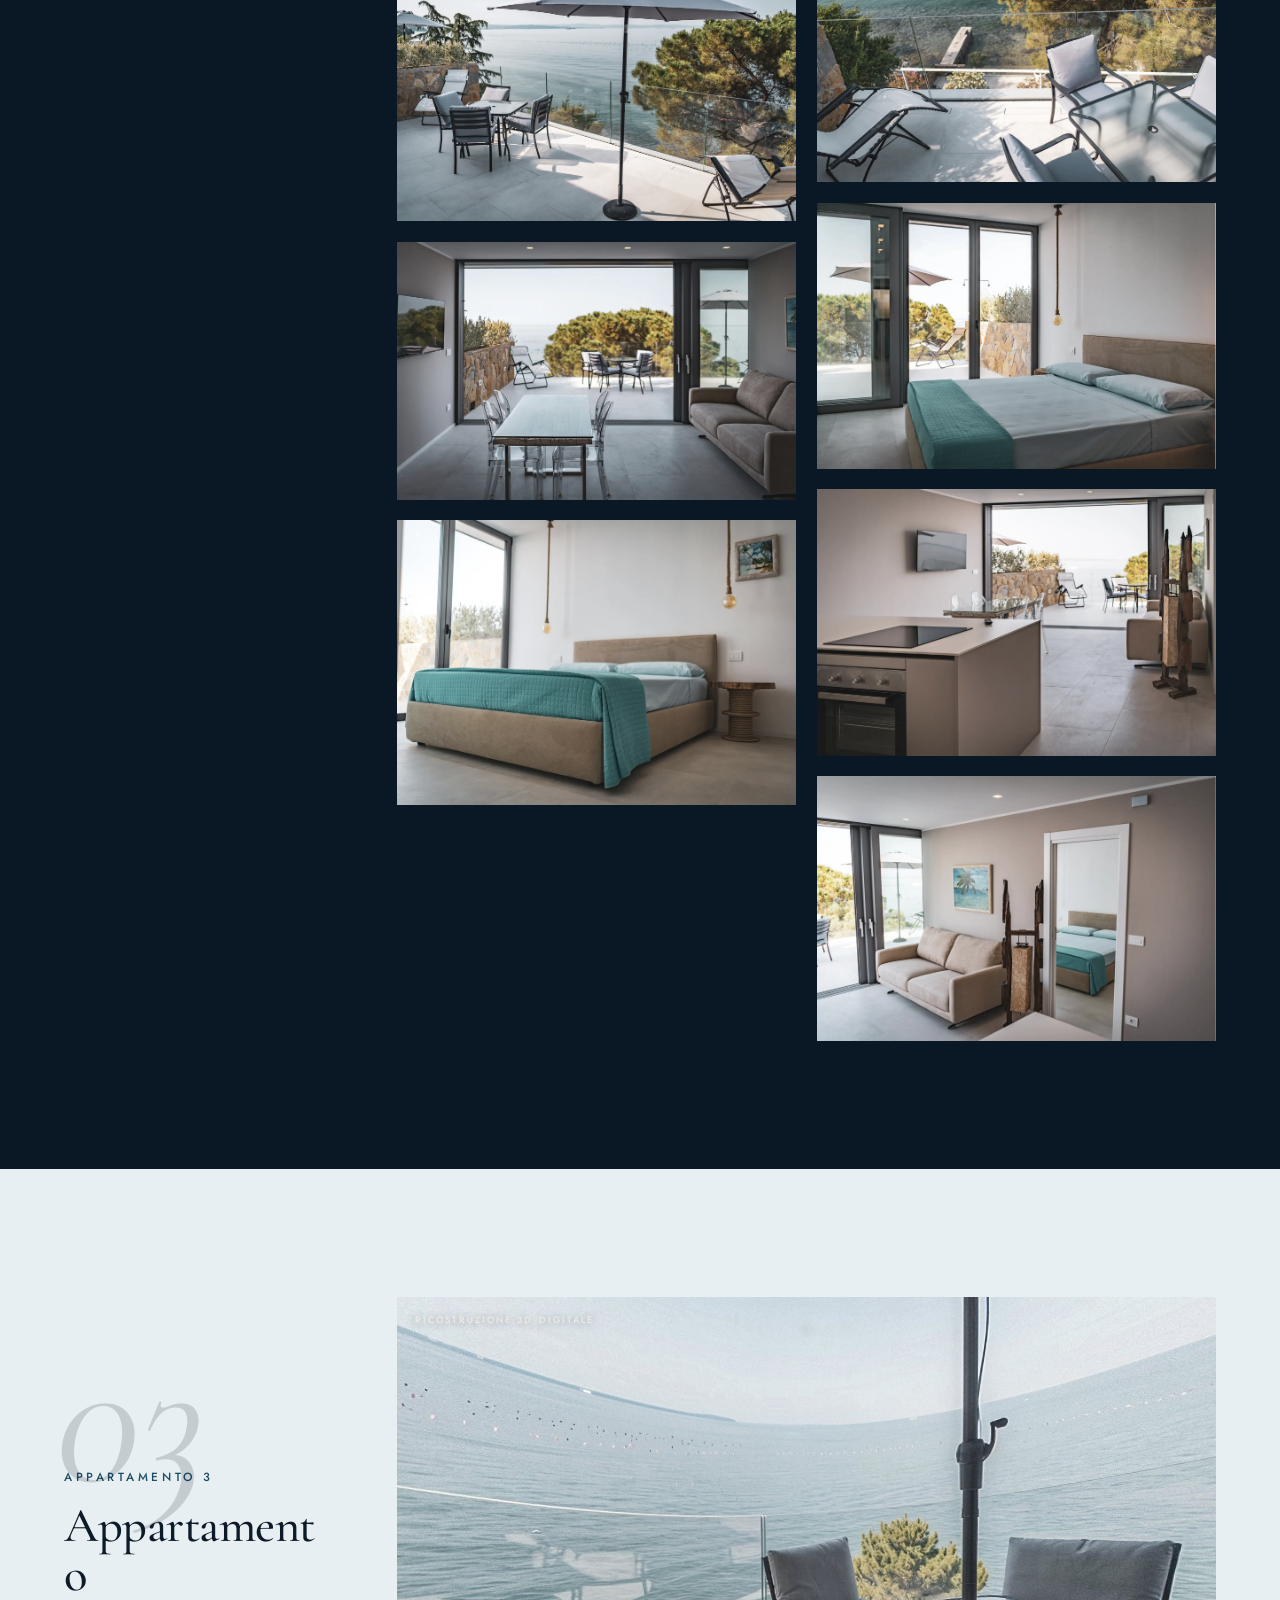
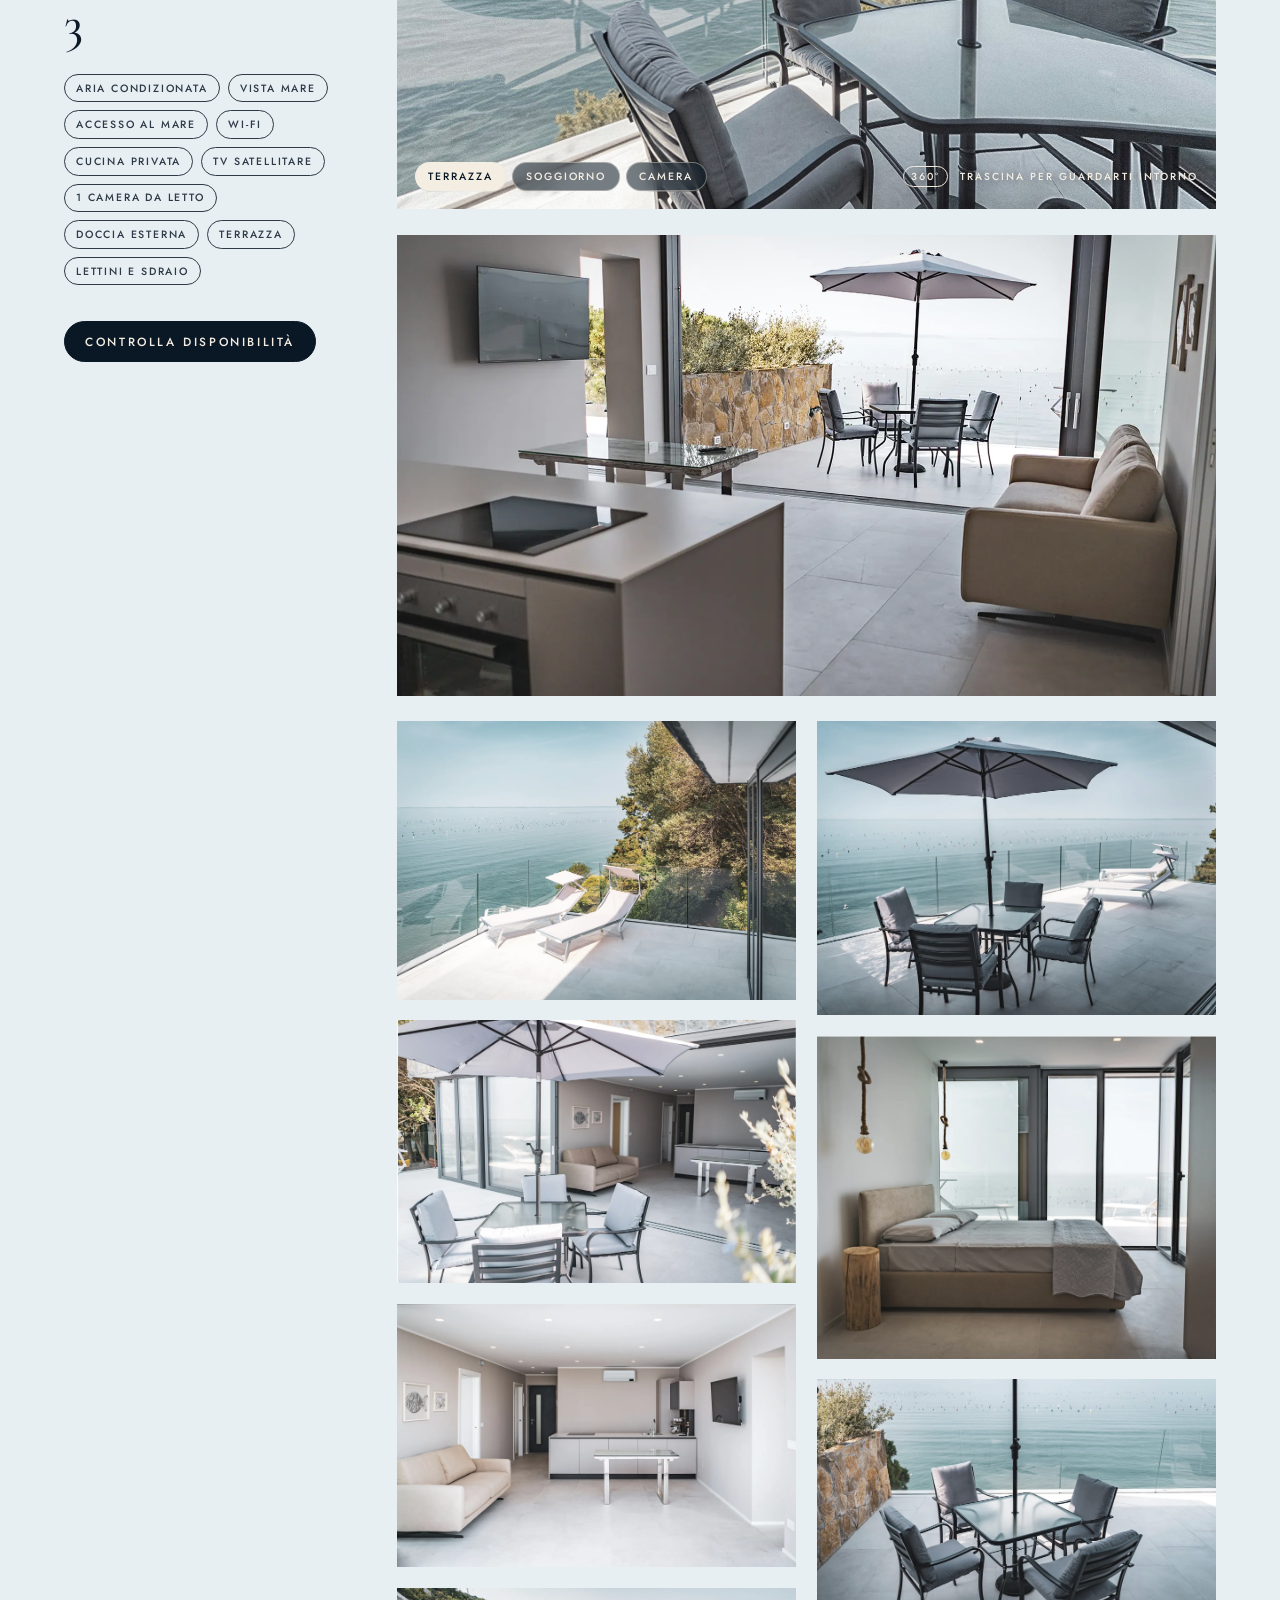
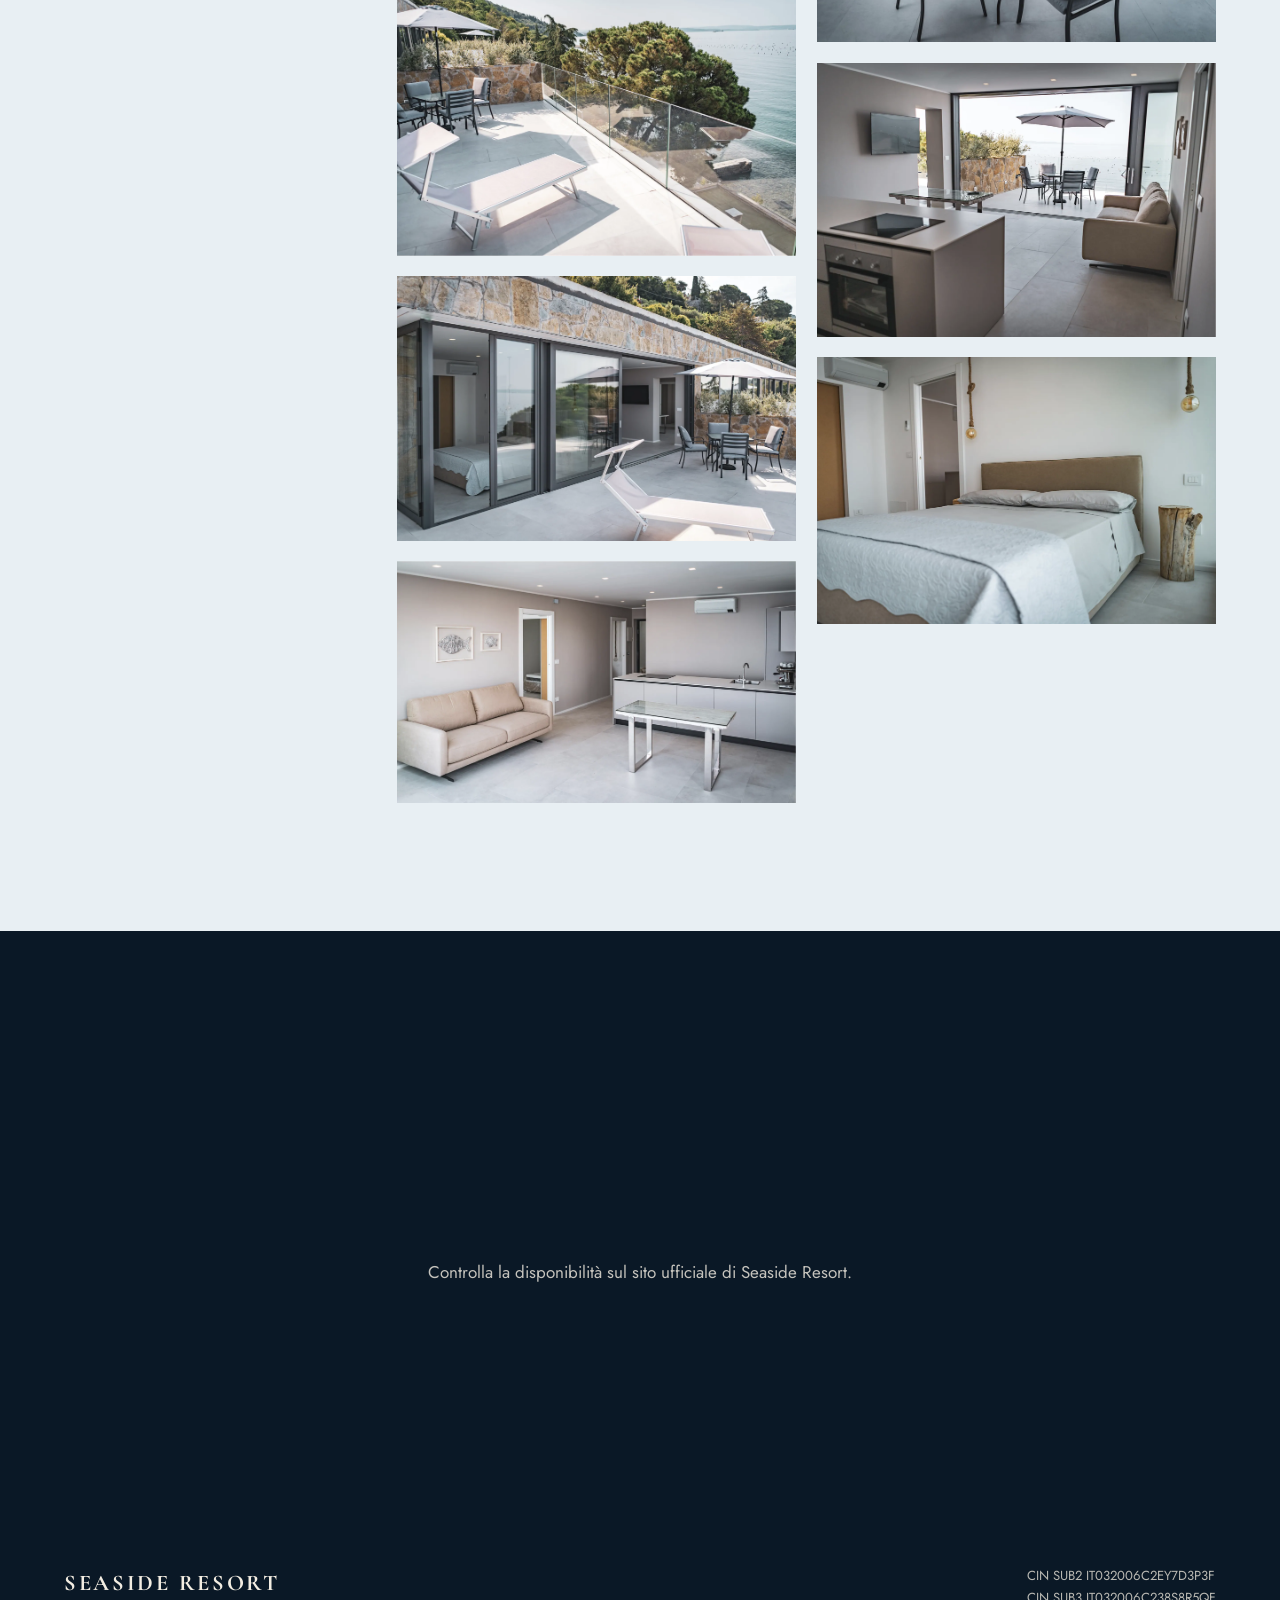
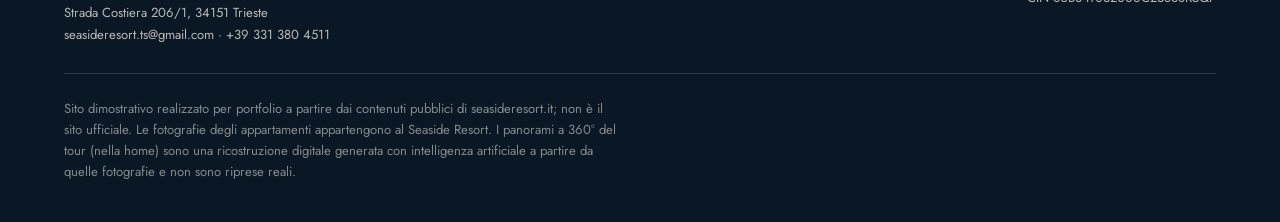
<file: appartamenti.html>
<!doctype html>
<html lang="it">
<head>
<meta charset="utf-8">
<meta name="robots" content="noindex, nofollow">
<meta name="viewport" content="width=device-width, initial-scale=1">
<title>Appartamenti — Seaside Resort Trieste (demo)</title>
<meta name="description" content="Demo di portfolio: i tre appartamenti del Seaside Resort a Trieste, con terrazza privata, vista mare, cucina privata e accesso diretto al mare.">
<meta property="og:title" content="Appartamenti — Seaside Resort Trieste (demo)">
<meta property="og:description" content="Visita terrazza, soggiorno, camera e bagno in un tour 3D a 360°. Sito dimostrativo non ufficiale.">
<meta property="og:image" content="assets/img/22.webp">
<link rel="preconnect" href="https://fonts.googleapis.com">
<link rel="preconnect" href="https://fonts.gstatic.com" crossorigin>
<link href="https://fonts.googleapis.com/css2?family=Cormorant+Garamond:ital,wght@0,400;0,500;0,600;1,400;1,500&family=Jost:wght@400;500&display=swap" rel="stylesheet">
<link rel="stylesheet" href="css/style.css?v=8">
</head>
<body>
<svg width="0" height="0" style="position:absolute" aria-hidden="true"><symbol id="onda" viewBox="0 0 60 44"><path d="M4 30c8-2 14-12 12-26 10 6 18 14 20 26M16 4c0 12 8 22 22 26M2 38c6 4 10 4 15 1s9-3 14 0 9 3 15 0 9-3 12 0" fill="none" stroke="currentColor" stroke-width="2.4" stroke-linecap="round" stroke-linejoin="round"/></symbol></svg>


<header class="nav">
  <a class="marchio" href="index.html" aria-label="Seaside Resort Trieste, home">
    <svg viewBox="0 0 60 44" aria-hidden="true"><use href="#onda"/></svg>
    <span><b>Seaside Resort</b><small>Trieste</small></span>
  </a>
  <button class="burger" aria-label="Apri il menu" aria-expanded="false"><i></i></button>
  <ul class="menu">
    <li><a href="index.html">Home</a></li>
    <li><a href="index.html#chi">About</a></li>
    <li><a href="index.html#galleria">Galleria</a></li>
    <li><a href="appartamenti.html" aria-current="page">Appartamenti</a></li>
    <li><a href="index.html#contatti">Contattaci</a></li>
    <li><a class="btn" href="https://www.seasideresort.it/book-a-room" target="_blank" rel="noopener noreferrer">Prenota</a></li>
  </ul>
</header>

<main>
  <section class="hero-app" data-depth-area>
    <div class="depth" data-img="assets/img/22.webp" data-depth="assets/depth/22.webp" data-alt="Terrazza con ombrellone e mare" data-force="1.5"></div>
    <div class="testo">
      <h1>Gli<br><em>appartamenti</em></h1>
      <div>
        <p>Curati in ogni minimo dettaglio, per garantire tutto il relax e la privacy di cui avete bisogno. Tutti gli appartamenti sono dotati di terrazza privata, doccia esterna e accesso al mare.</p>
        <div class="vai"><a class="btn" href="#appartamento1">01</a><a class="btn" href="#appartamento2">02</a><a class="btn" href="#appartamento3">03</a><a class="btn pieno" href="index.html#percorso">Visita il tour 3D</a></div>
      </div>
    </div>
  </section>

  <section class="unit u1" id="appartamento1" data-depth-area>
    <div class="lato"><div class="stick">
      <div class="num" aria-hidden="true">01</div>
      <span class="eyebrow rev">Appartamento 1</span>
      <h2 class="split">Appartamento 1</h2>
      <ul class="chip rev" data-d="2" aria-label="Dotazioni dell'appartamento 1">
          <li>Aria condizionata</li>
          <li>Vista mare</li>
          <li>Accesso al mare</li>
          <li>Wi-Fi</li>
          <li>Cucina privata</li>
          <li>TV satellitare</li>
          <li>1 camera da letto</li>
          <li>Doccia esterna</li>
          <li>Terrazza</li>
          <li>Lettini e sdraio</li>
      </ul>
      <div class="rev" data-d="3"><a class="btn scuro" href="https://www.seasideresort.it/book-a-room" target="_blank" rel="noopener noreferrer">Controlla disponibilità</a></div>
    </div></div>
    <div class="foto">
      <div class="viewer rev" data-label="Tour a 360 gradi dell'appartamento 1" data-rooms='[{"id": "terrazza", "nome": "Terrazza", "hi": "assets/pano2/a1_terrazza.jpg", "lo": "assets/pano2/a1_terrazza-lo.jpg", "yaw": -40, "pit": 6}, {"id": "soggiorno", "nome": "Soggiorno", "hi": "assets/pano2/a1_soggiorno.jpg", "lo": "assets/pano2/a1_soggiorno-lo.jpg", "yaw": 0, "pit": 4}, {"id": "bagno", "nome": "Bagno", "hi": "assets/pano2/a1_bagno.jpg", "lo": "assets/pano2/a1_bagno-lo.jpg", "yaw": -50, "pit": 10}]'></div>
      <div class="depth banda" data-img="assets/img/02.webp" data-depth="assets/depth/02.webp" data-alt="Vista dalla terrazza" data-force="1.1"></div>
      <div class="griglia">
        <button data-full="assets/img/29.webp" data-alt="Soggiorno con divano e tavolo da pranzo"><img src="assets/img/29.webp" alt="Soggiorno con divano e tavolo da pranzo" loading="lazy"></button>
        <button data-full="assets/img/30.webp" data-alt="Bagno in marmo con doccia"><img src="assets/img/30.webp" alt="Bagno in marmo con doccia" loading="lazy"></button>
        <button data-full="assets/img/31.webp" data-alt="Bagno con specchio tondo retroilluminato"><img src="assets/img/31.webp" alt="Bagno con specchio tondo retroilluminato" loading="lazy"></button>
        <button data-full="assets/img/32.webp" data-alt="La spiaggia sotto la terrazza"><img src="assets/img/32.webp" alt="La spiaggia sotto la terrazza" loading="lazy"></button>
        <button data-full="assets/img/33.webp" data-alt="Cucina con piano cottura e forno"><img src="assets/img/33.webp" alt="Cucina con piano cottura e forno" loading="lazy"></button>
        <button data-full="assets/img/34.webp" data-alt="Terrazza con tavolo e sedie"><img src="assets/img/34.webp" alt="Terrazza con tavolo e sedie" loading="lazy"></button>
        <button data-full="assets/img/35.webp" data-alt="Doccia esterna in pietra"><img src="assets/img/35.webp" alt="Doccia esterna in pietra" loading="lazy"></button>
        <button data-full="assets/img/36.webp" data-alt="Sdraio in terrazza con vista sul mare"><img src="assets/img/36.webp" alt="Sdraio in terrazza con vista sul mare" loading="lazy"></button>
        <button data-full="assets/img/37.webp" data-alt="Pino sul mare dalla terrazza"><img src="assets/img/37.webp" alt="Pino sul mare dalla terrazza" loading="lazy"></button>
        <button data-full="assets/img/38.webp" data-alt="Terrazza con ombrellone e mare"><img src="assets/img/38.webp" alt="Terrazza con ombrellone e mare" loading="lazy"></button>
        <button data-full="assets/img/39.webp" data-alt="Dettaglio del letto con comodino in tronco"><img src="assets/img/39.webp" alt="Dettaglio del letto con comodino in tronco" loading="lazy"></button>
      </div>
    </div>
  </section>

  <section class="unit u2" id="appartamento2" data-depth-area>
    <div class="lato"><div class="stick">
      <div class="num" aria-hidden="true">02</div>
      <span class="eyebrow rev">Appartamento 2</span>
      <h2 class="split">Appartamento 2</h2>
      <ul class="chip rev" data-d="2" aria-label="Dotazioni dell'appartamento 2">
          <li>Aria condizionata</li>
          <li>Vista mare</li>
          <li>Accesso al mare</li>
          <li>Wi-Fi</li>
          <li>Cucina privata</li>
          <li>TV satellitare</li>
          <li>1 camera da letto</li>
          <li>Doccia esterna</li>
          <li>Terrazza</li>
          <li>Lettini e sdraio</li>
      </ul>
      <div class="rev" data-d="3"><a class="btn scuro" href="https://www.seasideresort.it/book-a-room" target="_blank" rel="noopener noreferrer">Controlla disponibilità</a></div>
    </div></div>
    <div class="foto">
      <div class="viewer rev" data-label="Tour a 360 gradi dell'appartamento 2" data-rooms='[{"id": "terrazza", "nome": "Terrazza", "hi": "assets/pano2/a2_terrazza.jpg", "lo": "assets/pano2/a2_terrazza-lo.jpg", "yaw": -30, "pit": 2}, {"id": "soggiorno", "nome": "Soggiorno", "hi": "assets/pano2/a2_soggiorno.jpg", "lo": "assets/pano2/a2_soggiorno-lo.jpg", "yaw": -10, "pit": 4}, {"id": "camera", "nome": "Camera", "hi": "assets/pano2/a2_camera.jpg", "lo": "assets/pano2/a2_camera-lo.jpg", "yaw": 20, "pit": -6}]'></div>
      <div class="depth banda" data-img="assets/img/44.webp" data-depth="assets/depth/44.webp" data-alt="Vista dalla terrazza" data-force="1.1"></div>
      <div class="griglia">
        <button data-full="assets/img/40.webp" data-alt="Terrazza con ombrellone"><img src="assets/img/40.webp" alt="Terrazza con ombrellone" loading="lazy"></button>
        <button data-full="assets/img/41.webp" data-alt="Doccia esterna sul mare"><img src="assets/img/41.webp" alt="Doccia esterna sul mare" loading="lazy"></button>
        <button data-full="assets/img/42.webp" data-alt="Terrazza e mare"><img src="assets/img/42.webp" alt="Terrazza e mare" loading="lazy"></button>
        <button data-full="assets/img/43.webp" data-alt="Soggiorno con vetrata sulla terrazza"><img src="assets/img/43.webp" alt="Soggiorno con vetrata sulla terrazza" loading="lazy"></button>
        <button data-full="assets/img/44.webp" data-alt="Camera con copriletto verde acqua"><img src="assets/img/44.webp" alt="Camera con copriletto verde acqua" loading="lazy"></button>
        <button data-full="assets/img/45.webp" data-alt="Cucina e soggiorno con scultura in legno"><img src="assets/img/45.webp" alt="Cucina e soggiorno con scultura in legno" loading="lazy"></button>
        <button data-full="assets/img/46.webp" data-alt="Soggiorno luminoso"><img src="assets/img/46.webp" alt="Soggiorno luminoso" loading="lazy"></button>
        <button data-full="assets/img/47.webp" data-alt="Terrazza vista dall'alto"><img src="assets/img/47.webp" alt="Terrazza vista dall'alto" loading="lazy"></button>
        <button data-full="assets/img/48.webp" data-alt="Camera con porta-finestra"><img src="assets/img/48.webp" alt="Camera con porta-finestra" loading="lazy"></button>
        <button data-full="assets/img/49.webp" data-alt="Cucina con vista sulla terrazza"><img src="assets/img/49.webp" alt="Cucina con vista sulla terrazza" loading="lazy"></button>
        <button data-full="assets/img/50.webp" data-alt="Soggiorno e camera"><img src="assets/img/50.webp" alt="Soggiorno e camera" loading="lazy"></button>
      </div>
    </div>
  </section>

  <section class="unit u3" id="appartamento3" data-depth-area>
    <div class="lato"><div class="stick">
      <div class="num" aria-hidden="true">03</div>
      <span class="eyebrow rev">Appartamento 3</span>
      <h2 class="split">Appartamento 3</h2>
      <ul class="chip rev" data-d="2" aria-label="Dotazioni dell'appartamento 3">
          <li>Aria condizionata</li>
          <li>Vista mare</li>
          <li>Accesso al mare</li>
          <li>Wi-Fi</li>
          <li>Cucina privata</li>
          <li>TV satellitare</li>
          <li>1 camera da letto</li>
          <li>Doccia esterna</li>
          <li>Terrazza</li>
          <li>Lettini e sdraio</li>
      </ul>
      <div class="rev" data-d="3"><a class="btn scuro" href="https://www.seasideresort.it/book-a-room" target="_blank" rel="noopener noreferrer">Controlla disponibilità</a></div>
    </div></div>
    <div class="foto">
      <div class="viewer rev" data-label="Tour a 360 gradi dell'appartamento 3" data-rooms='[{"id": "terrazza", "nome": "Terrazza", "hi": "assets/pano2/a3_terrazza.jpg", "lo": "assets/pano2/a3_terrazza-lo.jpg", "yaw": -35, "pit": 0}, {"id": "soggiorno", "nome": "Soggiorno", "hi": "assets/pano2/a3_soggiorno.jpg", "lo": "assets/pano2/a3_soggiorno-lo.jpg", "yaw": -20, "pit": 4}, {"id": "camera", "nome": "Camera", "hi": "assets/pano2/a3_camera.jpg", "lo": "assets/pano2/a3_camera-lo.jpg", "yaw": -20, "pit": -2}]'></div>
      <div class="depth banda" data-img="assets/img/07.webp" data-depth="assets/depth/07.webp" data-alt="Vista dalla terrazza" data-force="1.1"></div>
      <div class="griglia">
        <button data-full="assets/img/51.webp" data-alt="Lettini sulla terrazza con vista mare"><img src="assets/img/51.webp" alt="Lettini sulla terrazza con vista mare" loading="lazy"></button>
        <button data-full="assets/img/52.webp" data-alt="Terrazza e soggiorno"><img src="assets/img/52.webp" alt="Terrazza e soggiorno" loading="lazy"></button>
        <button data-full="assets/img/53.webp" data-alt="Soggiorno con divano"><img src="assets/img/53.webp" alt="Soggiorno con divano" loading="lazy"></button>
        <button data-full="assets/img/54.webp" data-alt="Terrazza con lettini e parapetto in vetro"><img src="assets/img/54.webp" alt="Terrazza con lettini e parapetto in vetro" loading="lazy"></button>
        <button data-full="assets/img/55.webp" data-alt="Facciata con camera e terrazza"><img src="assets/img/55.webp" alt="Facciata con camera e terrazza" loading="lazy"></button>
        <button data-full="assets/img/56.webp" data-alt="Soggiorno e cucina"><img src="assets/img/56.webp" alt="Soggiorno e cucina" loading="lazy"></button>
        <button data-full="assets/img/57.webp" data-alt="Tavolo sotto l'ombrellone"><img src="assets/img/57.webp" alt="Tavolo sotto l'ombrellone" loading="lazy"></button>
        <button data-full="assets/img/58.webp" data-alt="Camera con lampada a corda"><img src="assets/img/58.webp" alt="Camera con lampada a corda" loading="lazy"></button>
        <button data-full="assets/img/59.webp" data-alt="Tavolo con vista sul mare"><img src="assets/img/59.webp" alt="Tavolo con vista sul mare" loading="lazy"></button>
        <button data-full="assets/img/60.webp" data-alt="Cucina e terrazza"><img src="assets/img/60.webp" alt="Cucina e terrazza" loading="lazy"></button>
        <button data-full="assets/img/61.webp" data-alt="Camera da letto"><img src="assets/img/61.webp" alt="Camera da letto" loading="lazy"></button>
      </div>
    </div>
  </section>

  <section class="ctafin">
    <h2 class="split">Scegli il tuo <em>affaccio sul mare</em></h2>
    <p class="rev" data-d="1">Controlla la disponibilità sul sito ufficiale di Seaside Resort.</p>
    <a class="btn pieno rev" data-d="2" href="https://www.seasideresort.it/book-a-room" target="_blank" rel="noopener noreferrer">Controlla disponibilità</a>
  </section>
</main>

<footer>
  <div class="riga">
    <div><strong style="font-family:var(--f-display);font-size:1.4rem;letter-spacing:.12em;text-transform:uppercase;color:var(--sabbia)">Seaside Resort</strong><br>Strada Costiera 206/1, 34151 Trieste<br>seasideresort.ts@gmail.com · +39 331 380 4511</div>
    <div>CIN SUB2 IT032006C2EY7D3P3F<br>CIN SUB3 IT032006C238S8R5QF</div>
  </div>
  <p class="nota">Sito dimostrativo realizzato per portfolio a partire dai contenuti pubblici di seasideresort.it; non è il sito ufficiale. Le fotografie degli appartamenti appartengono al Seaside Resort. I panorami a 360° del tour (nella home) sono una ricostruzione digitale generata con intelligenza artificiale a partire da quelle fotografie e non sono riprese reali.</p>
</footer>

<div class="lb" id="lb" role="dialog" aria-label="Foto ingrandita"><button class="x" aria-label="Chiudi">×</button><button class="p" aria-label="Precedente">‹</button><img alt=""><button class="n" aria-label="Successiva">›</button></div>

<script src="js/depth.js?v=3"></script>
<script src="js/viewer.js?v=3"></script>
<script src="js/common.js?v=3"></script>
<script src="js/motion.js?v=5"></script>
</body>
</html>
</file>
<file: css/style.css>
/* Seaside Resort — demo portfolio */
:root{
  --abisso:#0a1826; --mare:#1d4d63; --acqua:#6fa6b8; --schiuma:#e8eff3; --sabbia:#f3ede2; --ottone:#c9a86b; --ink:#0d1b29;
  --f-display:'Cormorant Garamond','Times New Roman',serif; --f-body:'Jost',system-ui,sans-serif;
  --gut:clamp(18px,5vw,84px);
}
*{box-sizing:border-box;margin:0}
html{scroll-behavior:smooth;background:var(--abisso)}
body{background:var(--sabbia);color:var(--ink);font:400 17px/1.65 var(--f-body);-webkit-font-smoothing:antialiased;overflow-x:hidden}
img{max-width:100%;display:block}
a{color:inherit}
button{font:inherit;color:inherit}
:focus-visible{outline:2px solid var(--ottone);outline-offset:3px}
.sr{position:absolute;width:1px;height:1px;overflow:hidden;clip:rect(0 0 0 0)}

/* ---- tipografia */
.eyebrow{font:500 .74rem var(--f-body);letter-spacing:.3em;text-transform:uppercase;color:var(--mare);margin-bottom:1.1rem;display:block}
.dark .eyebrow,.on-dark .eyebrow{color:var(--ottone)}
h1,h2,h3{font-family:var(--f-display);font-weight:500;line-height:1;letter-spacing:-.01em}
h2{font-size:clamp(2.6rem,6.4vw,5.6rem)}
h2 em,h1 em{font-style:italic;font-weight:400;color:var(--mare)}
.on-dark h2 em{color:var(--ottone)}

/* ---- header */
.nav{position:fixed;inset:0 0 auto 0;z-index:40;display:flex;justify-content:space-between;align-items:center;padding:20px var(--gut);color:var(--sabbia);transition:background .4s,backdrop-filter .4s,padding .4s}
.nav.solid{background:rgba(10,24,38,.72);backdrop-filter:blur(14px);padding-block:12px}
.marchio{display:flex;align-items:center;gap:.7rem;text-decoration:none}
.marchio svg{width:34px;height:auto}
.marchio b{font:600 1.35rem var(--f-display);letter-spacing:.14em;text-transform:uppercase}
.marchio small{display:block;font:400 .6rem var(--f-body);letter-spacing:.34em;text-transform:uppercase;opacity:.75;margin-top:-2px}
.menu{display:flex;align-items:center;gap:clamp(14px,2.6vw,38px);list-style:none;padding:0}
.menu a{text-decoration:none;font:500 .72rem var(--f-body);letter-spacing:.22em;text-transform:uppercase;position:relative;padding:6px 0}
.menu a::after{content:"";position:absolute;left:0;bottom:0;height:1px;width:100%;background:currentColor;transform:scaleX(0);transform-origin:left;transition:transform .35s}
.menu a:hover::after,.menu a[aria-current]::after{transform:scaleX(1)}
.btn{display:inline-flex;align-items:center;gap:.7rem;border:1px solid currentColor;background:transparent;color:inherit;padding:.95em 1.7em;border-radius:999px;text-decoration:none;font:500 .74rem var(--f-body);letter-spacing:.22em;text-transform:uppercase;cursor:pointer;transition:background .35s,color .35s,border-color .35s,transform .35s;position:relative;overflow:hidden}
.btn:hover{background:var(--sabbia);color:var(--abisso);border-color:var(--sabbia)}
.btn.pieno{background:var(--ottone);border-color:var(--ottone);color:var(--abisso)}
.btn.pieno:hover{background:var(--sabbia);border-color:var(--sabbia)}
.btn.scuro{background:var(--abisso);border-color:var(--abisso);color:var(--sabbia)}
.btn.scuro:hover{background:var(--mare);border-color:var(--mare);color:var(--sabbia)}
.burger{display:none;background:none;border:0;width:44px;height:44px;cursor:pointer}
.burger i,.burger i::before{display:block;width:26px;height:1.5px;background:currentColor;position:relative;margin-inline:auto;transition:transform .3s}
.burger i::before{content:"";position:absolute;top:8px;left:0}
@media (max-width:860px){
  .burger{display:block}
  .menu{position:fixed;inset:0;background:var(--abisso);flex-direction:column;justify-content:center;gap:28px;transform:translateY(-100%);transition:transform .55s cubic-bezier(.7,0,.2,1);z-index:-1}
  .menu a{font-size:1rem}
  .nav.aperto .menu{transform:none}
}

/* ---- caricamento */
.carico{position:fixed;inset:0;z-index:100;display:grid;place-items:center;background:var(--abisso);color:var(--sabbia);transition:opacity .8s .15s,visibility .8s .15s}
.carico.fatto{opacity:0;visibility:hidden}
.carico div{text-align:center}
.carico svg{width:70px;margin:0 auto 1.4rem;overflow:visible}
.carico .onda{stroke:var(--ottone);fill:none;stroke-width:2;stroke-dasharray:240;stroke-dashoffset:240;animation:disegna 1.8s ease-in-out infinite alternate}
@keyframes disegna{to{stroke-dashoffset:0}}
.carico p{font:italic 500 1.6rem var(--f-display);letter-spacing:.06em}
.carico .barra{width:160px;height:1px;background:rgba(243,237,226,.25);margin:1.2rem auto 0;overflow:hidden}
.carico .barra i{display:block;height:100%;background:var(--ottone);transform:scaleX(0);transform-origin:left;transition:transform .4s}

/* ---- tour 360 */
.percorso{position:relative;height:1150vh;height:1150svh;background:var(--abisso)}
.scena{position:sticky;top:0;height:100vh;height:100svh;overflow:hidden;background:var(--abisso);touch-action:pan-y;color:var(--sabbia)}
.scena canvas#tela{position:absolute;inset:0;width:100%;height:100%;display:block;cursor:grab}
canvas.trascino{cursor:grabbing!important}
.velo{position:absolute;inset:0;z-index:2;pointer-events:none;background:linear-gradient(to bottom,rgba(10,24,38,.6) 0%,rgba(10,24,38,0) 26%),linear-gradient(to top,rgba(10,24,38,.6) 0%,rgba(10,24,38,0) 26%)}
.titolo{position:absolute;z-index:3;left:var(--gut);top:clamp(86px,13vh,130px);pointer-events:none;transition:opacity .4s}
.titolo small{display:block;font:500 .7rem var(--f-body);letter-spacing:.3em;text-transform:uppercase;margin-bottom:1rem;opacity:.85}
.titolo span{font:500 clamp(2.6rem,6.4vw,6.4rem)/.95 var(--f-display);text-shadow:0 2px 22px rgba(0,0,0,.35)}
.demo-tag{position:absolute;z-index:3;right:var(--gut);top:clamp(86px,13vh,130px);font:500 .62rem var(--f-body);letter-spacing:.2em;text-transform:uppercase;text-align:right;line-height:1.7;opacity:.8;pointer-events:none}
.intro{position:absolute;z-index:4;inset:0;display:grid;place-content:center;text-align:center;padding:0 var(--gut);will-change:opacity,transform;text-shadow:0 2px 40px rgba(0,0,0,.45)}
.intro small{font:500 .74rem var(--f-body);letter-spacing:.42em;text-transform:uppercase;margin-bottom:1.2rem;display:block}
.intro h1{font-size:clamp(3.4rem,11vw,10.5rem);letter-spacing:.03em;text-transform:uppercase;font-weight:500}
.intro p{font:italic 400 clamp(1.2rem,2.4vw,2rem) var(--f-display);margin-top:.9rem}
.intro .btn{margin:2rem auto 0;pointer-events:auto}
.guida{position:absolute;z-index:4;left:50%;bottom:4.5vh;transform:translateX(-50%);font:500 .66rem var(--f-body);letter-spacing:.3em;text-transform:uppercase;text-align:center;line-height:2;pointer-events:none;transition:opacity .5s}
.guida::after{content:"";display:block;width:1px;height:46px;margin:12px auto 0;background:linear-gradient(var(--sabbia),transparent);animation:scorri 2s ease-in-out infinite}
@keyframes scorri{0%{transform:scaleY(0);transform-origin:top}50%{transform:scaleY(1);transform-origin:top}51%{transform-origin:bottom}100%{transform:scaleY(0);transform-origin:bottom}}
.spillo{position:absolute;z-index:5;left:0;top:0;opacity:0;will-change:transform,opacity;border:0;background:none;padding:0;cursor:pointer}
.spillo i{position:absolute;left:-10px;top:-10px;width:20px;height:20px;border-radius:50%;background:var(--sabbia);border:2px solid var(--abisso)}
.spillo i::after{content:"";position:absolute;inset:-10px;border-radius:50%;border:1px solid var(--sabbia);opacity:.75;animation:onda 2.2s ease-out infinite}
@keyframes onda{0%{transform:scale(.6);opacity:.9}100%{transform:scale(1.7);opacity:0}}
.spillo b{position:absolute;left:26px;top:-14px;white-space:nowrap;font:500 .68rem var(--f-body);letter-spacing:.16em;text-transform:uppercase;background:var(--sabbia);color:var(--abisso);padding:.55em .9em;border-radius:2px}
.spillo.sx b{left:auto;right:26px}
.spillo.porta i{width:28px;height:28px;left:-14px;top:-14px;background:var(--ottone);border-color:var(--abisso)}
.spillo.porta b{background:var(--ottone);left:34px;top:-15px}
.spillo.porta.sx b{left:auto;right:34px}
canvas.radar{position:absolute;z-index:5;right:var(--gut);bottom:4.5vh;width:92px;height:92px;border-radius:50%;cursor:pointer;background:rgba(10,24,38,.45);transition:opacity .4s}
.riprendi,.giro{position:absolute;z-index:5;border:0;cursor:pointer;background:var(--sabbia);color:var(--abisso);font:500 .66rem var(--f-body);letter-spacing:.2em;text-transform:uppercase;padding:.9em 1.3em;border-radius:999px;transition:opacity .3s}
.riprendi{right:var(--gut);bottom:calc(4.5vh + 108px);opacity:0;pointer-events:none}
.riprendi.si{opacity:1;pointer-events:auto}
.giro{left:var(--gut);bottom:calc(4.5vh + 30px);display:none}
.giro.si{display:block}
.giro.on{background:var(--abisso);color:var(--sabbia)}
.capitoli{position:absolute;z-index:5;left:var(--gut);bottom:4.5vh;display:flex;gap:6px}
.capitoli button{background:rgba(10,24,38,.45);backdrop-filter:blur(8px);border:1px solid rgba(243,237,226,.35);color:var(--sabbia);display:flex;align-items:center;gap:.6em;border-radius:999px;padding:.55em 1.1em .55em .6em;cursor:pointer;font:500 .66rem var(--f-body);letter-spacing:.18em;text-transform:uppercase;transition:background .3s,color .3s}
.capitoli button span{display:grid;place-items:center;width:22px;height:22px;border-radius:50%;border:1px solid currentColor;font-size:.62rem;letter-spacing:0}
.capitoli button em{font-style:normal}
.capitoli button.on,.capitoli button:hover{background:var(--sabbia);color:var(--abisso)}
.finale{position:absolute;z-index:6;inset:0;display:grid;place-content:center;text-align:center;opacity:0;pointer-events:none;padding:0 var(--gut);text-shadow:0 2px 40px rgba(0,0,0,.5)}
.finale h2{font-size:clamp(3rem,9vw,8rem)}
.finale p{font:italic 400 clamp(1.1rem,2vw,1.6rem) var(--f-display);margin:1rem 0 2rem}
.finale .riga{display:flex;gap:14px;justify-content:center;flex-wrap:wrap}
.errore{display:none;position:absolute;inset:0;z-index:8;place-items:center;text-align:center;padding:2rem;background:var(--abisso) url(../assets/img/03.webp) center/cover}
.no-gl .errore{display:grid}
.no-gl .errore div{background:rgba(10,24,38,.8);padding:2rem;max-width:30rem}
.foto .percorso{height:100svh}.foto .scena{position:relative}

/* ---- sezioni */
section{position:relative}
.blocco{padding:clamp(80px,13vw,190px) var(--gut)}
.chi{background:var(--sabbia);display:grid;grid-template-columns:1.05fr .95fr;gap:clamp(30px,6vw,110px);align-items:center}
.chi p{max-width:34em;margin-top:1.8rem;color:#2a3b4a}
.chi .fatti{display:grid;grid-template-columns:repeat(3,1fr);gap:1.4rem;margin-top:2.6rem;max-width:36em;border-top:1px solid rgba(13,27,41,.18);padding-top:1.6rem}
.fatti strong{display:block;font:500 clamp(2rem,3.4vw,3.2rem)/1 var(--f-display);color:var(--mare)}
.fatti span{font-size:.82rem;letter-spacing:.04em;line-height:1.35;display:block;margin-top:.4rem}
.mosaico{position:relative;aspect-ratio:4/5}
.mosaico img{position:absolute;object-fit:cover;box-shadow:0 30px 60px -25px rgba(10,24,38,.45)}
.mosaico .m1{inset:0 22% 26% 0;width:78%;height:74%}
.mosaico .m2{right:0;top:30%;width:52%;height:46%;border:8px solid var(--sabbia)}
.mosaico .m3{left:12%;bottom:0;width:44%;height:32%;border:8px solid var(--sabbia)}
@media (max-width:860px){.chi{grid-template-columns:1fr}}

.app{background:var(--abisso);color:var(--sabbia)}
.app header.sez{display:flex;justify-content:space-between;align-items:end;gap:2rem;flex-wrap:wrap;margin-bottom:clamp(36px,6vw,80px)}
.app .tre{display:grid;grid-template-columns:repeat(3,1fr);gap:clamp(14px,2vw,30px)}
.card{position:relative;display:block;text-decoration:none;overflow:hidden;aspect-ratio:3/4.2;background:#000}
.card img{position:absolute;inset:0;width:100%;height:100%;object-fit:cover;transition:transform 1.4s cubic-bezier(.2,.7,.2,1),filter .6s;filter:brightness(.82)}
.card:hover img{transform:scale(1.07);filter:brightness(.95)}
.card::after{content:"";position:absolute;inset:0;background:linear-gradient(to top,rgba(10,24,38,.88),rgba(10,24,38,0) 55%)}
.card div{position:absolute;z-index:2;left:1.6rem;right:1.6rem;bottom:1.5rem}
.card small{font:500 .66rem var(--f-body);letter-spacing:.3em;text-transform:uppercase;color:var(--ottone)}
.card h3{font-size:clamp(1.9rem,2.8vw,2.7rem);margin:.35rem 0 .5rem}
.card p{font-size:.88rem;opacity:.85;max-width:24em}
.card .freccia{position:absolute;z-index:2;top:1.3rem;right:1.3rem;width:48px;height:48px;border-radius:50%;border:1px solid rgba(243,237,226,.6);display:grid;place-items:center;transition:background .3s,color .3s,transform .5s}
.card:hover .freccia{background:var(--sabbia);color:var(--abisso);transform:rotate(-45deg)}
@media (max-width:860px){.app .tre{grid-template-columns:1fr}.card{aspect-ratio:4/3.4}}

.galleria{background:var(--schiuma);padding:clamp(80px,12vw,170px) 0 clamp(60px,9vw,120px)}
.galleria header{padding:0 var(--gut);margin-bottom:clamp(30px,5vw,60px);display:flex;justify-content:space-between;align-items:end;gap:2rem;flex-wrap:wrap}
.striscia{display:flex;gap:clamp(12px,1.6vw,22px);overflow-x:auto;scroll-snap-type:x mandatory;padding:0 var(--gut) 24px;scrollbar-width:thin;scrollbar-color:var(--mare) transparent;cursor:grab}
.striscia::-webkit-scrollbar{height:4px}.striscia::-webkit-scrollbar-thumb{background:var(--mare)}
.striscia button{flex:0 0 auto;scroll-snap-align:start;border:0;background:none;padding:0;cursor:zoom-in;overflow:hidden;height:clamp(260px,46vw,560px)}
.striscia img{height:100%;width:auto;object-fit:cover;transition:transform .9s cubic-bezier(.2,.7,.2,1)}
.striscia button:hover img{transform:scale(1.05)}
.lb{position:fixed;inset:0;z-index:90;background:rgba(6,14,24,.94);display:none;place-items:center}
.lb.on{display:grid}
.lb img{max-width:92vw;max-height:86vh;object-fit:contain}
.lb button{position:absolute;background:none;border:1px solid rgba(243,237,226,.5);color:var(--sabbia);width:52px;height:52px;border-radius:50%;cursor:pointer;font-size:1.3rem}
.lb .x{top:22px;right:22px}.lb .p{left:22px;top:50%}.lb .n{right:22px;top:50%}
.lb button:hover{background:var(--sabbia);color:var(--abisso)}

.recensione{min-height:90svh;display:grid;place-items:center;text-align:center;color:var(--sabbia);overflow:hidden;background:var(--abisso)}
.recensione img{position:absolute;inset:-8% 0;width:100%;height:116%;object-fit:cover;filter:brightness(.5)}
.recensione blockquote{position:relative;z-index:2;max-width:22em;padding:0 var(--gut);font:italic 500 clamp(2rem,5vw,4.6rem)/1.08 var(--f-display)}
.recensione cite{display:block;margin-top:2rem;font:500 .72rem var(--f-body);font-style:normal;letter-spacing:.3em;text-transform:uppercase;color:var(--ottone)}

.contatti{background:var(--sabbia);display:grid;grid-template-columns:.9fr 1.1fr;gap:clamp(30px,6vw,100px)}
.contatti dl{margin-top:2.2rem;display:grid;gap:1.4rem}
.contatti dt{font:500 .68rem var(--f-body);letter-spacing:.3em;text-transform:uppercase;color:var(--mare)}
.contatti dd{font:500 1.5rem/1.25 var(--f-display)}
.contatti dd a{text-decoration:none;border-bottom:1px solid rgba(13,27,41,.25)}
.social{display:flex;gap:10px;margin-top:2rem}
.social a{width:46px;height:46px;border-radius:50%;border:1px solid rgba(13,27,41,.3);display:grid;place-items:center;text-decoration:none;font:500 .7rem var(--f-body);letter-spacing:.05em;transition:background .3s,color .3s}
.social a:hover{background:var(--abisso);color:var(--sabbia)}
form{display:grid;gap:18px;grid-template-columns:1fr 1fr;align-content:start}
form label{display:grid;gap:6px;font:500 .66rem var(--f-body);letter-spacing:.26em;text-transform:uppercase;color:var(--mare)}
form .pieno{grid-column:1/-1}
form input,form textarea,form select{font:400 1rem var(--f-body);padding:.85em 0;border:0;border-bottom:1px solid rgba(13,27,41,.35);background:transparent;color:var(--ink);border-radius:0;letter-spacing:0;text-transform:none}
form input:focus,form textarea:focus,form select:focus{outline:0;border-color:var(--mare)}
form textarea{min-height:110px;resize:vertical}
form .consenso{display:flex;gap:10px;align-items:start;font:400 .85rem/1.4 var(--f-body);letter-spacing:0;text-transform:none;color:var(--ink)}
form .consenso input{margin-top:3px}
form .btn{justify-self:start}
.esito{grid-column:1/-1;font-size:.9rem;color:var(--mare);min-height:1.4em}
@media (max-width:860px){.contatti{grid-template-columns:1fr}form{grid-template-columns:1fr}}

footer{background:var(--abisso);color:rgba(243,237,226,.75);padding:60px var(--gut) 40px;font-size:.82rem}
footer .riga{display:flex;justify-content:space-between;gap:2rem;flex-wrap:wrap;border-bottom:1px solid rgba(243,237,226,.15);padding-bottom:28px;margin-bottom:24px}
footer a{text-decoration:none;border-bottom:1px solid rgba(243,237,226,.3)}
footer .nota{max-width:70ch;opacity:.7;line-height:1.6}

/* ---- rivelazioni */
.rev{opacity:0;transform:translateY(40px);transition:opacity 1s cubic-bezier(.2,.7,.2,1),transform 1s cubic-bezier(.2,.7,.2,1)}
.rev.in{opacity:1;transform:none}
.rev[data-d="1"]{transition-delay:.12s}.rev[data-d="2"]{transition-delay:.24s}.rev[data-d="3"]{transition-delay:.36s}

@media (prefers-reduced-motion:reduce){
  html{scroll-behavior:auto}
  .rev{opacity:1;transform:none;transition:none}
  .card img,.striscia img{transition:none}
  .guida::after,.spillo i::after,.carico .onda{animation:none}
}

/* ---- pagina appartamenti: parallasse in profondità */
.depth{position:relative;overflow:hidden;background:var(--abisso)}
.depth canvas{position:absolute;inset:0;width:100%;height:100%;display:block}
.depth .depth-fb{position:absolute;inset:0;width:100%;height:100%;object-fit:cover}
.depth.pronto .depth-fb{opacity:0}
.hero-app{height:100svh;min-height:560px;color:var(--sabbia);display:grid;align-items:end}
.hero-app .depth{position:absolute;inset:0}
.hero-app::after{content:"";position:absolute;inset:0;background:linear-gradient(to top,rgba(10,24,38,.86) 0%,rgba(10,24,38,.1) 45%,rgba(10,24,38,.45) 100%);pointer-events:none}
.hero-app .testo{position:relative;z-index:2;padding:0 var(--gut) clamp(40px,8vh,90px);display:grid;grid-template-columns:minmax(0,1.5fr) minmax(0,1fr);gap:3rem;align-items:end}
.hero-app h1{font-size:clamp(3rem,8.2vw,9rem);text-transform:uppercase;letter-spacing:.02em}
.hero-app h1 em{color:var(--ottone)}
.hero-app p{max-width:28em;font:italic 400 clamp(1.15rem,1.8vw,1.55rem)/1.4 var(--f-display)}
.hero-app .vai{display:flex;gap:10px;flex-wrap:wrap;margin-top:1.6rem;font-style:normal}
.hero-app .vai a{padding:.8em 1.3em;font-size:.68rem}
@media (max-width:860px){.hero-app .testo{grid-template-columns:minmax(0,1fr);gap:1.4rem}.hero-app h1{font-size:clamp(2.6rem,13vw,5rem)}}

.unit{padding:0;display:grid;grid-template-columns:minmax(300px,.62fr) 1.38fr;scroll-margin-top:0}
.unit .lato{position:relative}
.unit .stick{position:sticky;top:0;min-height:100svh;padding:clamp(100px,14vh,150px) var(--gut) 60px;display:flex;flex-direction:column;justify-content:center}
.unit .num{font:italic 400 clamp(6rem,15vw,13rem)/.8 var(--f-display);opacity:.16;margin-bottom:-.15em;margin-left:-.04em}
.unit h2{font-size:clamp(2.2rem,3.8vw,4rem);margin-bottom:1.6rem;overflow-wrap:anywhere}
.chip{display:flex;flex-wrap:wrap;gap:8px;margin:0 0 2.2rem;padding:0;list-style:none}
.chip li{padding:.55em 1.05em;border:1px solid currentColor;border-radius:999px;font:500 .66rem var(--f-body);letter-spacing:.17em;text-transform:uppercase;opacity:.85;transition:background .3s,color .3s,opacity .3s}
.chip li:hover{opacity:1;background:var(--ottone);border-color:var(--ottone);color:var(--abisso)}
.unit .foto{padding:clamp(70px,10vw,140px) var(--gut) clamp(70px,10vw,140px) 0}
.unit .banda{aspect-ratio:16/9;margin-bottom:clamp(14px,2vw,26px)}
.griglia{columns:2;column-gap:clamp(12px,1.6vw,22px)}
.griglia button{display:block;width:100%;border:0;background:#000;padding:0;margin:0 0 clamp(12px,1.6vw,22px);cursor:zoom-in;overflow:hidden;break-inside:avoid}
.griglia img{width:100%;height:auto;transition:transform 1s cubic-bezier(.2,.7,.2,1),filter .5s;filter:saturate(.95)}
.griglia button:hover img{transform:scale(1.05);filter:saturate(1.1)}
.u1{background:var(--sabbia)}.u2{background:var(--abisso);color:var(--sabbia)}.u2 .eyebrow{color:var(--ottone)}.u2 h2 em{color:var(--ottone)}.u2 .btn:hover{background:var(--sabbia)}.u3{background:var(--schiuma)}
.u2 .btn.scuro{background:var(--ottone);border-color:var(--ottone);color:var(--abisso)}.u2 .btn.scuro:hover{background:var(--sabbia);border-color:var(--sabbia)}
@media (max-width:860px){.unit{grid-template-columns:1fr}.unit .stick{position:relative;min-height:0;padding-top:90px}.unit .foto{padding:0 var(--gut) 70px}.griglia{columns:1}.unit .num{font-size:7rem}}

.ctafin{background:var(--abisso);color:var(--sabbia);text-align:center;padding:clamp(90px,14vw,200px) var(--gut)}
.ctafin h2{margin:0 auto 1.6rem;max-width:11em}.ctafin h2 em{color:var(--ottone)}
.ctafin p{max-width:30em;margin:0 auto 2.4rem;opacity:.8}

/* ---- visore 360 per appartamento */
.viewer{position:relative;aspect-ratio:16/10;min-height:340px;background:var(--abisso);overflow:hidden;margin-bottom:clamp(14px,2vw,26px);color:var(--sabbia);outline-offset:-3px}
.viewer canvas{position:absolute;inset:0;width:100%;height:100%;display:block;cursor:grab;touch-action:pan-y}
.viewer canvas.trascino{cursor:grabbing}
.viewer .v-tabs{position:absolute;z-index:3;left:18px;bottom:18px;display:flex;gap:6px;flex-wrap:wrap}
.viewer .v-tabs button{background:rgba(10,24,38,.55);backdrop-filter:blur(8px);border:1px solid rgba(243,237,226,.4);color:var(--sabbia);border-radius:999px;padding:.6em 1.2em;cursor:pointer;font:500 .66rem var(--f-body);letter-spacing:.18em;text-transform:uppercase;transition:background .3s,color .3s}
.viewer .v-tabs button:hover,.viewer .v-tabs button[aria-selected=true]{background:var(--sabbia);color:var(--abisso)}
.viewer .v-hint{position:absolute;z-index:3;right:18px;bottom:22px;font:500 .64rem var(--f-body);letter-spacing:.2em;text-transform:uppercase;transition:opacity .6s;pointer-events:none;text-shadow:0 1px 10px rgba(0,0,0,.6)}
.viewer .v-hint span{display:inline-block;border:1px solid currentColor;border-radius:999px;padding:.2em .7em;margin-right:.6em}
.viewer .v-tag{position:absolute;z-index:3;left:18px;top:16px;font:500 .58rem var(--f-body);letter-spacing:.22em;text-transform:uppercase;opacity:.75;text-shadow:0 1px 10px rgba(0,0,0,.6)}
.viewer .v-load{position:absolute;inset:0;z-index:2;display:grid;place-items:center;font:italic 1.2rem var(--f-display);background:var(--abisso);transition:opacity .6s;pointer-events:none}
.viewer.no-gl::after{content:"Il visore 3D richiede un browser aggiornato.";position:absolute;inset:0;display:grid;place-items:center;background:var(--abisso)}
@media (max-width:860px){.viewer{aspect-ratio:4/5;min-height:420px}.viewer .v-hint{display:none}}

/* ---- il mare: sequenza legata allo scroll */
.mare{height:480vh;height:480svh;background:#0a1826}
.mare-sticky{position:sticky;top:0;height:100svh;overflow:hidden;color:var(--sabbia)}
.mare-sticky canvas{position:absolute;inset:0;width:100%;height:100%;display:block}
.mare-sticky::after{content:"";position:absolute;inset:0;background:linear-gradient(to right,rgba(10,24,38,.62),rgba(10,24,38,0) 62%),linear-gradient(to top,rgba(10,24,38,.55),rgba(10,24,38,0) 30%);pointer-events:none}
.mare-steps{position:absolute;z-index:3;left:var(--gut);top:50%;transform:translateY(-50%);width:min(34rem,86vw);height:20rem}
.mare-step{position:absolute;inset:0;opacity:0;transform:translateY(26px);transition:opacity .5s,transform .5s;pointer-events:none;display:flex;flex-direction:column;justify-content:center}
.mare-step.on{opacity:1;transform:none;transition-delay:.15s}
.mare-step h2{font-size:clamp(2.6rem,6vw,5.4rem);margin-bottom:1rem}
.mare-step h2 em{color:var(--ottone)}
.mare-step p{font:italic 400 clamp(1.15rem,1.9vw,1.6rem)/1.4 var(--f-display);max-width:24em}
.mare-bar{position:absolute;z-index:3;left:var(--gut);bottom:5svh;width:min(220px,40vw);height:2px;background:rgba(243,237,226,.25)}
.mare-bar i{display:block;height:100%;width:0;background:var(--ottone)}
.mare-tag{position:absolute;z-index:3;right:var(--gut);bottom:5svh;font:500 .58rem var(--f-body);letter-spacing:.22em;text-transform:uppercase;opacity:.7;text-align:right;line-height:1.7}
@media (prefers-reduced-motion:reduce){.mare{height:auto}.mare-sticky{position:relative;min-height:90svh}.mare-step{position:relative;opacity:1;transform:none;height:auto;margin-bottom:2rem}.mare-steps{position:relative;top:auto;transform:none;height:auto;padding-top:20svh}}

/* ---- tour: rifiniture mobile */
@media (max-width:760px){
  .demo-tag{display:none}
  .guida{display:none}
  .titolo{top:92px}
  .titolo span{font-size:clamp(2.4rem,12vw,3.6rem)}
  .capitoli{left:14px;right:14px;gap:5px;bottom:22px}
  .capitoli button{padding:.5em .7em .5em .5em}
  .capitoli button em{display:none}
  .capitoli button.on em{display:inline}
  canvas.radar{width:68px;height:68px;right:14px;bottom:76px}
  .riprendi{right:14px;bottom:154px}
  .giro{left:14px;right:96px;bottom:84px;text-align:center;padding:.85em .8em;font-size:.6rem}
  .spillo b{font-size:.6rem;padding:.5em .7em}
  .intro h1{font-size:clamp(3rem,16vw,5rem)}
}

/* ---- movimento: titoli, maschere, fascia, video drone, onde */
.split .w{display:inline-block;overflow:hidden;vertical-align:top;padding-bottom:.12em;margin-bottom:-.12em}
.split .w>span{display:inline-block;transform:translateY(112%) rotate(4deg);transition:transform 1.1s cubic-bezier(.2,.8,.2,1);transition-delay:calc(var(--i) * 70ms)}
.split.in .w>span{transform:none}
.mosaico img{clip-path:inset(100% 0 0 0);transition:clip-path 1.4s cubic-bezier(.7,0,.2,1)}
.mosaico.in img{clip-path:inset(0)}
.mosaico.in .m2{transition-delay:.25s}.mosaico.in .m3{transition-delay:.5s}
.mosaico.rev{opacity:1;transform:none}
.fatti strong{font-variant-numeric:tabular-nums}

.marq{background:var(--abisso);color:var(--sabbia);overflow:hidden;padding:clamp(18px,3vw,34px) 0;border-block:1px solid rgba(243,237,226,.12)}
.marq-track{display:flex;width:max-content;will-change:transform}
.marq-track span{font:italic 500 clamp(2.4rem,7vw,6.4rem)/1 var(--f-display);white-space:nowrap;padding-right:.6em}
.marq-track span::after{content:"✦";font-style:normal;font-size:.4em;color:var(--ottone);margin-left:.6em;vertical-align:middle}
.marq-track span:nth-child(even){-webkit-text-stroke:1px var(--sabbia);color:transparent}

.drone{height:340vh;height:340svh;background:#05101b;position:relative}
.drone-sticky{position:sticky;top:0;height:100svh;overflow:hidden}
.drone-frame{position:absolute;inset:0;overflow:hidden;clip-path:inset(16% 24% 16% 24% round 28px);will-change:clip-path;background:#000}
.drone-frame video{position:absolute;inset:0;width:100%;height:100%;object-fit:cover;will-change:transform}
.drone-frame::after{content:"";position:absolute;inset:0;background:linear-gradient(to top,rgba(5,16,27,.7),rgba(5,16,27,0) 45%);pointer-events:none}
.drone-text{position:absolute;z-index:3;left:var(--gut);bottom:12svh;max-width:min(40rem,86vw);color:var(--sabbia);opacity:0;pointer-events:none}
.drone-text h2{font-size:clamp(2.8rem,7vw,6.4rem);margin-bottom:1rem}
.drone-text h2 em{color:var(--ottone)}
.drone-text p{font:italic 400 clamp(1.1rem,1.8vw,1.5rem)/1.4 var(--f-display)}
.drone-top{position:absolute;z-index:3;left:0;right:0;top:clamp(86px,12vh,120px);text-align:center;color:var(--sabbia);pointer-events:none}
.drone-top .eyebrow{color:var(--ottone)}
.drone-play{position:absolute;z-index:4;right:var(--gut);bottom:5svh;display:flex;align-items:center;gap:.7em;background:rgba(10,24,38,.55);backdrop-filter:blur(8px);border:1px solid rgba(243,237,226,.45);color:var(--sabbia);border-radius:999px;padding:.7em 1.3em;cursor:pointer;font:500 .66rem var(--f-body);letter-spacing:.2em;text-transform:uppercase}
.drone-play i{width:10px;height:10px;border-left:3px solid currentColor;border-right:3px solid currentColor;display:inline-block}
.drone-play[aria-pressed=false] i{border:0;border-left:10px solid currentColor;border-top:6px solid transparent;border-bottom:6px solid transparent;width:0;height:0}
.drone-tag{position:absolute;z-index:3;left:var(--gut);bottom:5svh;font:500 .58rem var(--f-body);letter-spacing:.22em;text-transform:uppercase;color:var(--sabbia);opacity:.75}
@media (prefers-reduced-motion:reduce){.drone{height:auto}.drone-sticky{position:relative;height:90svh}.drone-frame{clip-path:none}}

/* onde animate (contatti) */
.onde{position:absolute;left:0;right:0;top:-1px;height:clamp(46px,7vw,110px);overflow:hidden;transform:translateY(-99%);pointer-events:none}
.onde svg{position:absolute;left:0;bottom:-1px;width:200%;height:100%;animation:corri 14s linear infinite}
.onde svg.b{animation-duration:23s;animation-direction:reverse;opacity:.55;bottom:3px}
.onde path{fill:var(--sabbia)}
@keyframes corri{to{transform:translateX(-50%)}}
.contatti{overflow:visible}
.contatti .anelli{position:absolute;left:-7%;bottom:-6%;width:min(40vw,480px);aspect-ratio:1;pointer-events:none;opacity:.35}
.contatti .anelli i{position:absolute;inset:0;border:1px solid var(--mare);border-radius:50%;animation:anello 6s ease-out infinite}
.contatti .anelli i:nth-child(2){animation-delay:2s}.contatti .anelli i:nth-child(3){animation-delay:4s}
.contatti .anelli b{position:absolute;left:50%;top:50%;width:14px;height:14px;margin:-7px;border-radius:50%;background:var(--mare)}
@keyframes anello{0%{transform:scale(.08);opacity:.9}100%{transform:scale(1);opacity:0}}
.contatti>div,.contatti>form{position:relative;z-index:1}
.contatti>.onde,.contatti>.anelli{position:absolute;z-index:0}
form label{position:relative}
form label::after{content:"";position:absolute;left:0;right:0;bottom:0;height:2px;background:var(--mare);transform:scaleX(0);transform-origin:left;transition:transform .55s cubic-bezier(.2,.8,.2,1)}
form label:focus-within::after{transform:scaleX(1)}
form label:focus-within{color:var(--ink)}
.contatti dd a{background:linear-gradient(var(--mare),var(--mare)) 0 100%/0 1px no-repeat;border-bottom:1px solid rgba(13,27,41,.25);transition:background-size .5s}
.contatti dd a:hover{background-size:100% 1px}
.social a{transition:transform .4s cubic-bezier(.3,1.6,.5,1),background .3s,color .3s}.social a:hover{transform:translateY(-6px) rotate(-6deg)}
.contatti dl>div{opacity:0;transform:translateX(-24px);transition:opacity .8s,transform .8s}
.contatti dl.in>div{opacity:1;transform:none}
.contatti dl.in>div:nth-child(2){transition-delay:.12s}.contatti dl.in>div:nth-child(3){transition-delay:.24s}
@media (prefers-reduced-motion:reduce){.onde svg,.contatti .anelli i{animation:none}.split .w>span{transform:none;transition:none}.mosaico img{clip-path:none;transition:none}.contatti dl>div{opacity:1;transform:none}}

/* ===== v2: leggibilità intro, "Il mare" lungo, dotazioni, galleria orizzontale, recensione, mappa, scritta gigante ===== */

/* intro leggibile */
.intro::before{content:"";position:absolute;inset:-10% -10%;z-index:-1;pointer-events:none;background:radial-gradient(ellipse 62% 56% at 50% 50%,rgba(8,20,32,.72) 0%,rgba(8,20,32,.46) 42%,rgba(8,20,32,0) 78%)}
.intro small{font-weight:600;text-shadow:0 1px 3px rgba(0,0,0,.55),0 2px 18px rgba(0,0,0,.7)}
.intro h1{font-weight:600;text-shadow:0 2px 4px rgba(0,0,0,.4),0 10px 60px rgba(0,0,0,.65)}
.intro p{font-weight:600;font-size:clamp(1.35rem,2.8vw,2.3rem);text-shadow:0 1px 3px rgba(0,0,0,.6),0 2px 24px rgba(0,0,0,.75)}
.intro .btn{background:rgba(8,20,32,.55);backdrop-filter:blur(6px);border-color:rgba(243,237,226,.8);font-weight:500}
.intro .btn:hover{background:var(--sabbia)}
.guida{background:rgba(8,20,32,.5);backdrop-filter:blur(6px);padding:.8em 1.4em 0;border-radius:18px;text-shadow:0 1px 6px rgba(0,0,0,.6);font-weight:600}

/* il mare: molto più lungo */
.mare{height:950vh;height:950svh}
.mare-step{max-width:34rem}

/* ---- dotazioni */
.dotaz{background:var(--abisso);color:var(--sabbia);padding:clamp(80px,12vw,160px) var(--gut)}
.dotaz-wrap{display:grid;grid-template-columns:1.1fr .9fr;gap:clamp(30px,6vw,100px);align-items:start}
.dotaz h2{font-size:clamp(2.4rem,5.4vw,5rem)}
.dotaz h2 em{color:var(--ottone)}
.dotaz-list{list-style:none;padding:0;margin-top:2.6rem;border-top:1px solid rgba(243,237,226,.18)}
.dotaz-list li{display:flex;align-items:baseline;gap:1.4rem;padding:clamp(16px,3.2svh,30px) 0;border-bottom:1px solid rgba(243,237,226,.18);cursor:pointer;opacity:.38;transition:opacity .4s,padding-left .55s cubic-bezier(.2,.8,.2,1),color .4s;outline-offset:2px}
.dotaz-list li b{font:500 clamp(1.9rem,4.2vw,3.7rem)/1 var(--f-display)}
.dotaz-list li .n{font:500 .7rem var(--f-body);letter-spacing:.2em;color:var(--ottone);min-width:2em}
.dotaz-list li.on{opacity:1;padding-left:1.6rem;color:var(--ottone)}
.dotaz-view{position:sticky;top:12svh;height:76svh;overflow:hidden;border-radius:4px;box-shadow:0 40px 80px -40px #000}
.dotaz-imgs img{position:absolute;inset:0;width:100%;height:100%;object-fit:cover;opacity:0;transform:scale(1.14);transition:opacity .9s,transform 1.8s cubic-bezier(.2,.8,.2,1)}
.dotaz-imgs img.on{opacity:1;transform:scale(1)}
.dotaz-view::after{content:"";position:absolute;inset:0;background:linear-gradient(to top,rgba(10,24,38,.7),rgba(10,24,38,0) 40%)}
.dotaz-label{position:absolute;z-index:2;left:1.4rem;bottom:1.2rem;font:italic 500 1.8rem var(--f-display);color:var(--sabbia)}
@media (max-width:860px){.dotaz-wrap{grid-template-columns:1fr}.dotaz-view{order:-1;top:68px;height:36svh;z-index:2;margin-bottom:1rem}}

/* ---- galleria: il verticale muove l'orizzontale */
.gal-h{height:760svh;padding:0;background:var(--schiuma)}
.gal-sticky{position:sticky;top:0;height:100svh;overflow:hidden;display:flex;align-items:center}
.gal-track{flex:0 0 auto;display:flex;align-items:center;gap:clamp(28px,4.5vw,70px);padding:0 var(--gut);height:100%;will-change:transform}
.gal-intro{flex:0 0 min(48vw,600px);padding-right:2rem}
.gal-intro h2{font-size:clamp(3rem,7vw,6.4rem);margin-bottom:1.4rem}
.gal-intro p{max-width:22em;color:#2a3b4a}
.gf{flex:0 0 auto;margin:0;position:relative}
.gf button{display:block;height:var(--h);overflow:hidden;border:0;padding:0;background:#000;cursor:zoom-in;box-shadow:0 30px 60px -30px rgba(10,24,38,.55)}
.gf img{height:100%;width:auto;max-width:none;display:block;transform:translate3d(var(--px,0),0,0) scale(1.14);will-change:transform;transition:filter .5s}
.gf button:hover img{filter:saturate(1.15) brightness(1.04)}
.gf figcaption{position:absolute;left:0;top:calc(100% + 14px);font:500 .66rem var(--f-body);letter-spacing:.2em;text-transform:uppercase;white-space:nowrap;color:var(--mare)}
.gf figcaption span{color:var(--ottone);margin-right:.8em}
.gf.t1{--h:50svh;transform:translateY(-7svh)}
.gf.t2{--h:58svh;transform:translateY(-3svh)}
.gf.t3{--h:40svh;transform:translateY(-12svh)}
.gal-end{flex:0 0 min(38vw,420px);padding-left:3rem}
.gal-end p{font:italic 500 clamp(1.8rem,3vw,2.6rem)/1.1 var(--f-display);margin-bottom:1.4rem}
.gal-ui{position:absolute;left:var(--gut);right:var(--gut);bottom:3.2svh;display:flex;gap:1.4rem;align-items:center;font:500 .72rem var(--f-body);letter-spacing:.2em;color:var(--mare)}
.gal-count b{font:500 1.6rem var(--f-display);letter-spacing:0}
.gal-bar{flex:1;height:2px;background:rgba(29,77,99,.2)}
.gal-bar i{display:block;height:100%;width:0;background:var(--mare)}
@media (max-width:760px){.gf.t1{--h:46svh}.gf.t2{--h:56svh}.gf.t3{--h:36svh}.gal-intro{flex-basis:78vw}}
@media (prefers-reduced-motion:reduce){.gal-h{height:auto}.gal-sticky{position:relative;height:auto;overflow-x:auto;padding:80px 0}.gal-track{transform:none!important;height:auto;padding-bottom:60px}.gal-ui{display:none}.gf img{transform:none}}

/* ---- recensione: parole che si accendono */
.recensione-s{height:320svh;background:var(--abisso)}
.rec-sticky{position:sticky;top:0;height:100svh;overflow:hidden;display:grid;place-items:center;text-align:center;color:var(--sabbia)}
.rec-bg{position:absolute;inset:-6% 0;width:100%;height:112%;object-fit:cover;filter:brightness(.42) saturate(1.1);transform:translate3d(0,var(--ty,0),0) scale(var(--z,1.05))}
.rec-veil{position:absolute;inset:0;background:radial-gradient(ellipse at center,rgba(10,24,38,.1),rgba(10,24,38,.65))}
.rec-inner{position:relative;z-index:2;max-width:1120px;padding:0 var(--gut)}
.rec-mark{display:block;font:italic 500 clamp(7rem,16vw,14rem)/.7 var(--f-display);color:var(--ottone);height:.45em;opacity:.9}
#recQuote{font:italic 500 clamp(2.2rem,5.4vw,5rem)/1.12 var(--f-display);margin-top:1.4rem}
.qw{opacity:.16;transition:opacity .45s,color .45s}
.qw.lit{opacity:1}
.recensione-s cite{display:block;margin-top:2rem;font:500 .72rem var(--f-body);font-style:normal;letter-spacing:.3em;text-transform:uppercase;color:var(--ottone);opacity:0;transform:translateY(14px);transition:opacity .8s,transform .8s}
.recensione-s cite.on{opacity:1;transform:none}
.rec-bar{position:absolute;z-index:3;left:var(--gut);right:var(--gut);bottom:5svh;height:2px;background:rgba(243,237,226,.2)}
.rec-bar i{display:block;height:100%;width:0;background:var(--ottone)}
@media (prefers-reduced-motion:reduce){.recensione-s{height:auto}.rec-sticky{position:relative;min-height:90svh}.qw{opacity:1}.recensione-s cite{opacity:1;transform:none}}

/* ---- mappa */
.mappa{position:relative;min-height:84svh;overflow:hidden;background:#e9f0f3;display:grid;align-items:center;padding:60px 0}
.mappa-svg{position:absolute;inset:-3% 0;width:100%;height:106%}
.mappa-t{font:500 13px var(--f-body);letter-spacing:.2em;text-transform:uppercase}
.p-onda{transform-box:fill-box;transform-origin:center;animation:pulsa 2.4s ease-out infinite}
.p-onda.b{animation-delay:1.2s}
@keyframes pulsa{0%{transform:scale(1);opacity:.9}100%{transform:scale(4.2);opacity:0}}
.mappa-card{position:relative;z-index:2;margin-left:var(--gut);max-width:30rem;background:rgba(243,237,226,.93);backdrop-filter:blur(6px);padding:clamp(26px,3.2vw,46px);box-shadow:0 30px 70px -30px rgba(10,24,38,.5)}
.mappa-card h2{font-size:clamp(2.2rem,4vw,3.6rem);margin:.4rem 0 1rem}
.mappa-card p{margin-bottom:1.6rem}
.bussola{position:absolute;right:var(--gut);bottom:clamp(18px,4vw,50px);width:clamp(70px,9vw,110px);z-index:2}
.bussola #ago{transform-origin:50px 50px}
@media (prefers-reduced-motion:reduce){.p-onda{animation:none}}

/* ---- scritta gigante che si riempie come la marea */
footer{position:relative;overflow:hidden}
.mega{display:flex;flex-direction:column;align-items:center;margin:0 0 2.4rem;user-select:none;pointer-events:none}
.mega span{display:block;font:600 clamp(4.6rem,22vw,21rem)/.84 var(--f-display);text-transform:uppercase;letter-spacing:-.01em;color:transparent;-webkit-text-stroke:1.5px rgba(243,237,226,.5);background:linear-gradient(to top,#2f7f9c 0%,var(--acqua) calc(var(--lvl,0) * 100%),transparent calc(var(--lvl,0) * 100% + .1%));-webkit-background-clip:text;background-clip:text}
.mega span+span{margin-top:-.04em}

/* menu mobile: il blur della barra creerebbe un contenitore per il menu fisso */
@media (max-width:860px){
  .nav.solid{backdrop-filter:none;-webkit-backdrop-filter:none;background:rgba(10,24,38,.94)}
  .menu{height:100svh}
}

/* ---- leggibilità sopra panorami chiari (chiusura del tour, titoli stanza, comandi) */
.finale::before{content:"";position:absolute;inset:0;z-index:-1;pointer-events:none;background:radial-gradient(ellipse 70% 62% at 50% 50%,rgba(8,20,32,.78) 0%,rgba(8,20,32,.55) 45%,rgba(8,20,32,0) 80%)}
.finale h2{font-weight:600;text-shadow:0 2px 4px rgba(0,0,0,.45),0 10px 60px rgba(0,0,0,.7)}
.finale h2 em{color:#ecd29b!important;font-weight:500}
.finale p{font-weight:600;font-size:clamp(1.25rem,2.3vw,1.9rem);text-shadow:0 1px 3px rgba(0,0,0,.65),0 2px 24px rgba(0,0,0,.8)}
.finale .btn{background:rgba(8,20,32,.62);backdrop-filter:blur(6px);border-color:rgba(243,237,226,.85);font-weight:500}
.finale .btn:hover{background:var(--sabbia);color:var(--abisso)}
.finale .btn.pieno{background:var(--ottone);border-color:var(--ottone);color:var(--abisso)}
.finale .btn.pieno:hover{background:var(--sabbia)}
.titolo::before{content:"";position:absolute;left:-6vw;top:-9vh;width:62vw;height:calc(100% + 16vh);z-index:-1;background:radial-gradient(ellipse at 28% 45%,rgba(8,20,32,.62),rgba(8,20,32,0) 70%);pointer-events:none}
.titolo small{font-weight:600;text-shadow:0 1px 3px rgba(0,0,0,.6),0 2px 14px rgba(0,0,0,.7)}
.titolo span{font-weight:600;text-shadow:0 2px 4px rgba(0,0,0,.45),0 8px 40px rgba(0,0,0,.65)}
.velo{background:linear-gradient(to bottom,rgba(8,20,32,.7) 0%,rgba(8,20,32,.18) 24%,rgba(8,20,32,0) 40%),linear-gradient(to top,rgba(8,20,32,.72) 0%,rgba(8,20,32,.2) 22%,rgba(8,20,32,0) 38%)}
.capitoli button{background:rgba(8,20,32,.72);border-color:rgba(243,237,226,.55);font-weight:600}
.capitoli button.on,.capitoli button:hover{background:var(--sabbia);color:var(--abisso)}
.demo-tag{font-weight:600;text-shadow:0 1px 3px rgba(0,0,0,.7),0 2px 12px rgba(0,0,0,.7)}
.spillo b{box-shadow:0 6px 20px -6px rgba(0,0,0,.55)}
.riprendi,.giro{box-shadow:0 6px 20px -6px rgba(0,0,0,.5)}

/* ---- leggibilità: "Il mare" e video drone */
.mare-sticky::after{background:linear-gradient(to right,rgba(8,20,32,.84) 0%,rgba(8,20,32,.62) 34%,rgba(8,20,32,.18) 62%,rgba(8,20,32,0) 80%),linear-gradient(to top,rgba(8,20,32,.7),rgba(8,20,32,0) 32%)}
.mare-step h2{font-weight:600;text-shadow:0 2px 4px rgba(0,0,0,.5),0 10px 50px rgba(0,0,0,.7)}
.mare-step h2 em{color:#ecd29b;font-weight:500}
.mare-step p{font-weight:600;font-size:clamp(1.2rem,2vw,1.7rem);text-shadow:0 1px 3px rgba(0,0,0,.7),0 2px 22px rgba(0,0,0,.8)}
.mare-step .eyebrow{font-weight:600;color:#ecd29b!important;text-shadow:0 1px 3px rgba(0,0,0,.7),0 2px 14px rgba(0,0,0,.8)}
.mare-tag,.drone-tag{font-weight:600;text-shadow:0 1px 3px rgba(0,0,0,.8),0 2px 14px rgba(0,0,0,.8)}
.drone-frame::after{background:linear-gradient(to top,rgba(5,16,27,.82),rgba(5,16,27,.35) 38%,rgba(5,16,27,0) 60%)}
.drone-text h2{font-weight:600;text-shadow:0 2px 4px rgba(0,0,0,.5),0 10px 50px rgba(0,0,0,.75)}
.drone-text h2 em{color:#ecd29b}
.drone-text p{font-weight:600;font-size:clamp(1.15rem,1.9vw,1.6rem);text-shadow:0 1px 3px rgba(0,0,0,.75),0 2px 22px rgba(0,0,0,.85)}
.drone-top .eyebrow{font-weight:600;color:#ecd29b;text-shadow:0 1px 3px rgba(0,0,0,.8),0 2px 14px rgba(0,0,0,.8)}
.rec-veil{background:radial-gradient(ellipse at center,rgba(8,20,32,.35),rgba(8,20,32,.78))}
#recQuote{text-shadow:0 2px 30px rgba(0,0,0,.6)}
@media (max-width:760px){.mare-sticky::after{background:linear-gradient(to top,rgba(8,20,32,.9) 0%,rgba(8,20,32,.72) 42%,rgba(8,20,32,.2) 70%,rgba(8,20,32,0) 85%)}}
</file>
